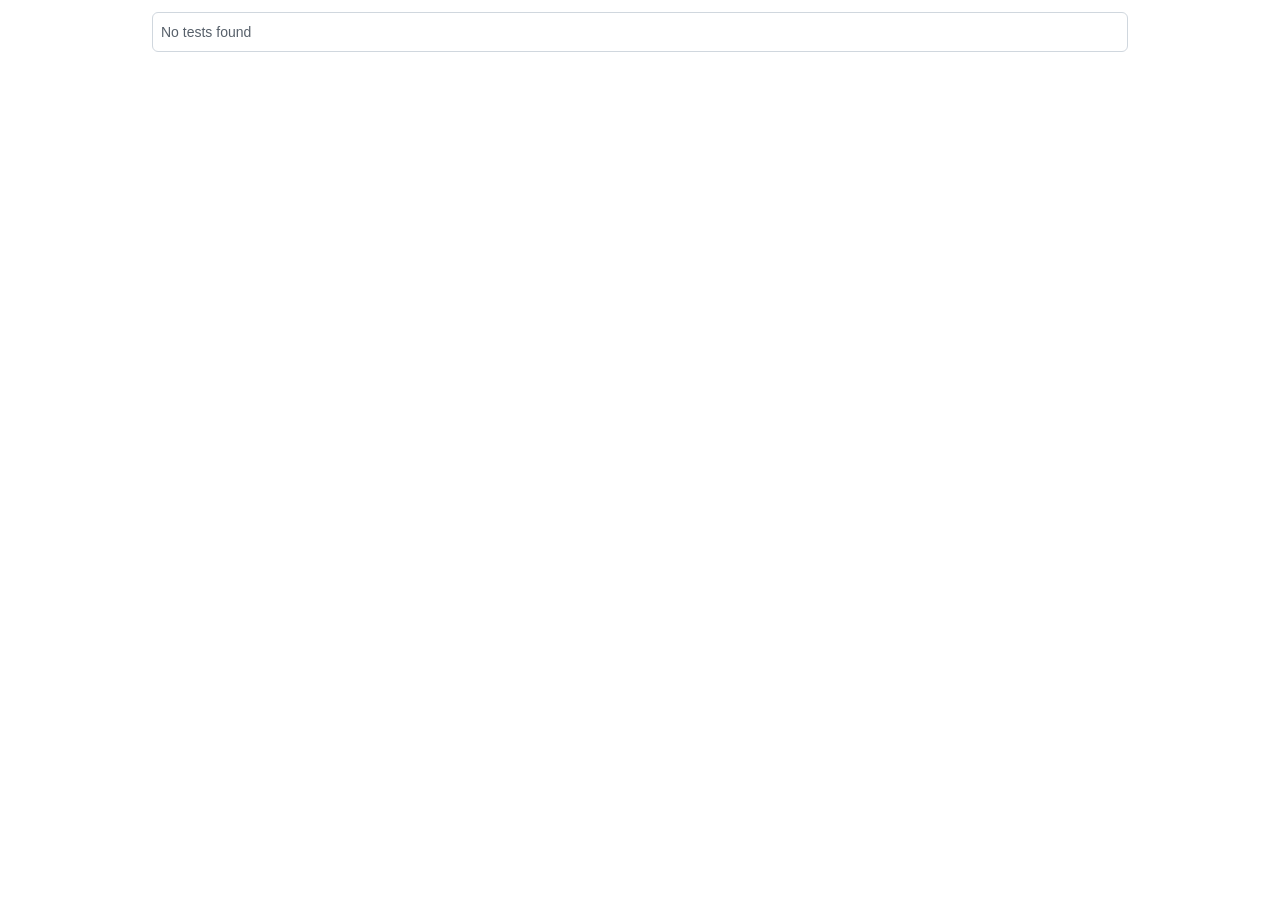
<file: work/node_modules/playwright-core/lib/vite/htmlReport/index.html>
<!DOCTYPE html>
<html style='scrollbar-gutter: stable both-edges;'>
  <head>
    <meta charset='UTF-8'>
    <meta name='color-scheme' content='dark light'>
    <meta name='viewport' content='width=device-width, initial-scale=1.0'>
    <title>Playwright Test Report</title>
    <script type="module" crossorigin src="./report.js"></script>
    <link rel="stylesheet" crossorigin href="./report.css">
  </head>
  <body>
    <div id='root'></div>
  </body>
</html>
</file>
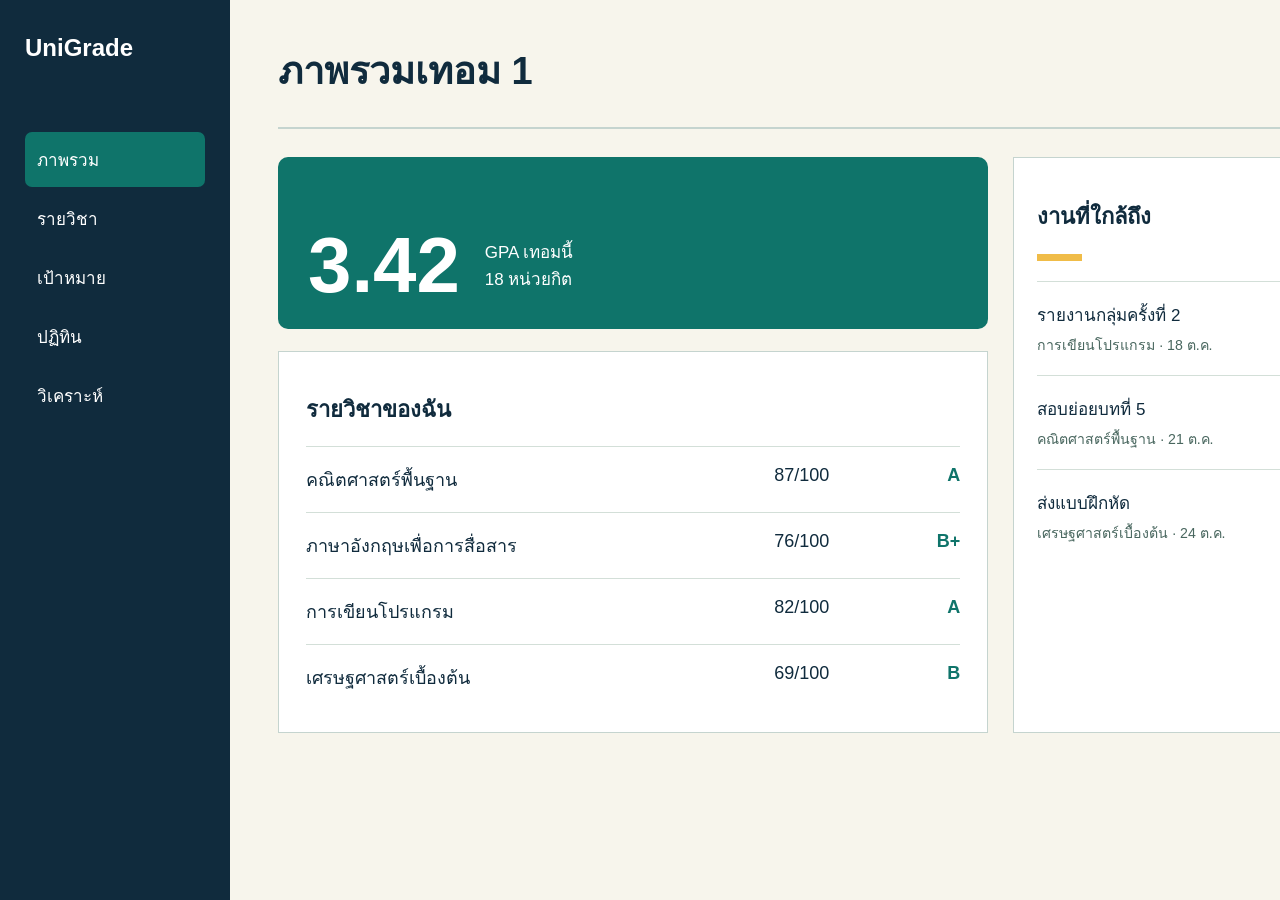
<file: .impeccable/mocks/decision/assigned.html>
<!doctype html><html lang="th"><meta charset="utf-8"><style>
*{box-sizing:border-box}body{margin:0;width:1440px;height:900px;overflow:hidden;background:#f7f5ec;color:#102b3d;font-family:Tahoma,sans-serif;display:grid;grid-template-columns:230px 1fr}.rail{background:#102b3d;color:white;padding:34px 25px}.brand{font-size:24px;font-weight:800;margin-bottom:70px}.rail p{padding:14px 12px;margin:4px 0;font-size:17px}.rail p:first-of-type{background:#0f746a;border-radius:7px}.main{padding:40px 48px}.top{display:flex;justify-content:space-between;align-items:center;border-bottom:2px solid #c5d4cf;padding-bottom:26px}.top h1{font-size:38px;margin:0}.top button{border:0;background:#0f746a;color:white;padding:14px 20px;border-radius:7px;font-weight:700}.body{display:grid;grid-template-columns:1.5fr .8fr;gap:25px;padding-top:28px}.gpa{display:flex;align-items:end;gap:25px;background:#0f746a;color:white;padding:25px 30px;height:172px;border-radius:10px}.gpa strong{font-size:78px;line-height:1}.gpa div{font-size:17px;padding-bottom:12px}.courses{background:white;padding:22px 27px;border:1px solid #c5d4cf;margin-top:22px}.courses h2,.side h2{font-size:22px}.row{display:grid;grid-template-columns:1fr 90px 80px;gap:16px;padding:18px 0;border-top:1px solid #d3dfd8;font-size:18px}.row b{text-align:right;color:#0f746a}.side{background:#fff;padding:23px;border:1px solid #c5d4cf}.item{padding:19px 0;border-top:1px solid #d3dfd8;font-size:17px}.item small{display:block;margin-top:6px;color:#49675f}.yellow{display:block;width:45px;height:7px;background:#f0bc48;margin:20px 0}
</style><div class="rail"><div class="brand">UniGrade</div><p>ภาพรวม</p><p>รายวิชา</p><p>เป้าหมาย</p><p>ปฏิทิน</p><p>วิเคราะห์</p></div><main class="main"><div class="top"><h1>ภาพรวมเทอม 1</h1><button>เพิ่มรายวิชา</button></div><div class="body"><section><div class="gpa"><strong>3.42</strong><div>GPA เทอมนี้<br>18 หน่วยกิต</div></div><div class="courses"><h2>รายวิชาของฉัน</h2><div class="row"><span>คณิตศาสตร์พื้นฐาน</span><span>87/100</span><b>A</b></div><div class="row"><span>ภาษาอังกฤษเพื่อการสื่อสาร</span><span>76/100</span><b>B+</b></div><div class="row"><span>การเขียนโปรแกรม</span><span>82/100</span><b>A</b></div><div class="row"><span>เศรษฐศาสตร์เบื้องต้น</span><span>69/100</span><b>B</b></div></div></section><aside class="side"><h2>งานที่ใกล้ถึง</h2><span class="yellow"></span><div class="item">รายงานกลุ่มครั้งที่ 2<small>การเขียนโปรแกรม · 18 ต.ค.</small></div><div class="item">สอบย่อยบทที่ 5<small>คณิตศาสตร์พื้นฐาน · 21 ต.ค.</small></div><div class="item">ส่งแบบฝึกหัด<small>เศรษฐศาสตร์เบื้องต้น · 24 ต.ค.</small></div></aside></div></main></html>
</file>
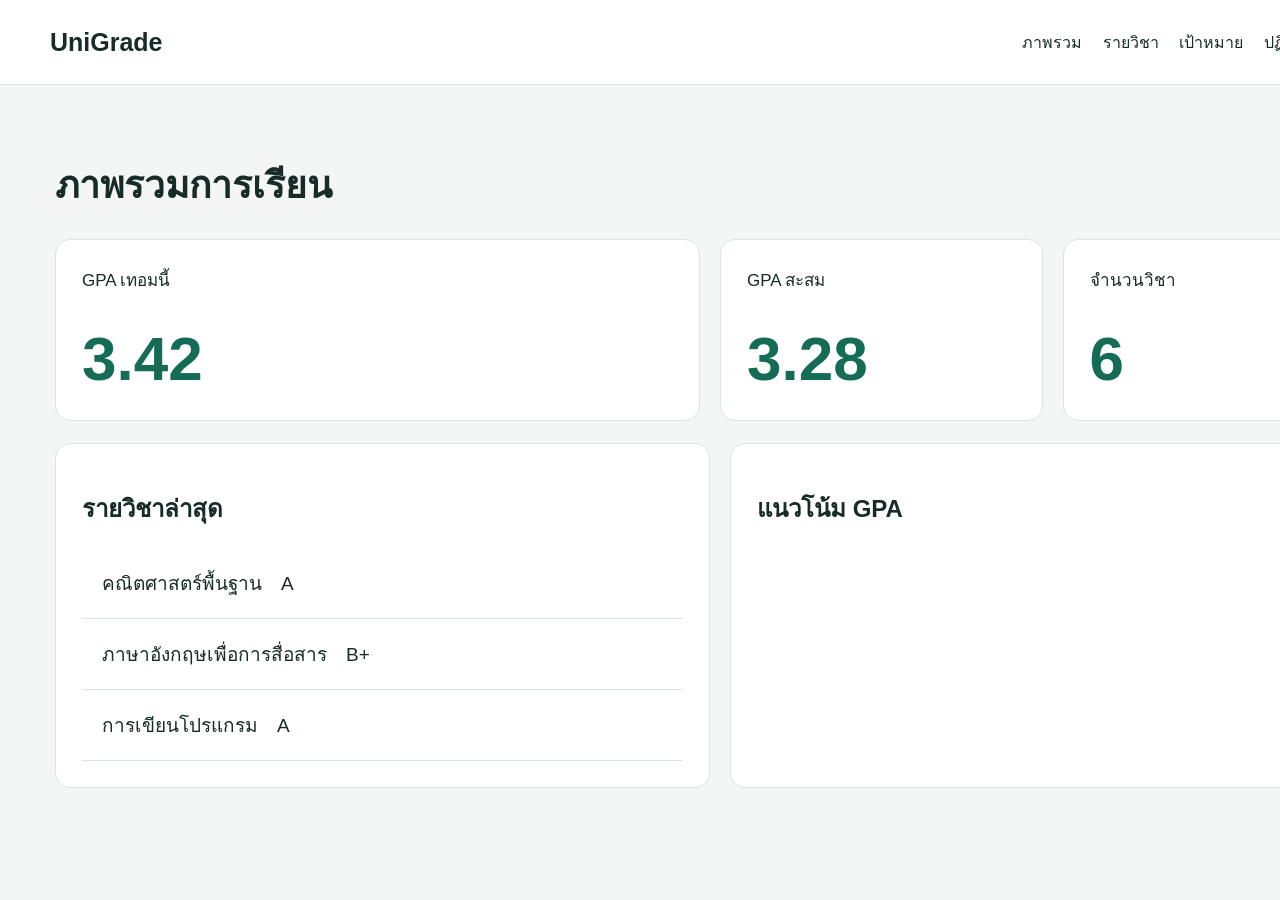
<file: .impeccable/mocks/decision/canon.html>
<!doctype html><html lang="th"><meta charset="utf-8"><style>
*{box-sizing:border-box}body{margin:0;width:1440px;height:900px;overflow:hidden;background:#f4f6f5;color:#172c27;font-family:Tahoma,sans-serif}.nav{height:85px;background:#fff;display:flex;align-items:center;justify-content:space-between;padding:0 50px;border-bottom:1px solid #d9e5dd}.nav strong{font-size:25px}.nav span{font-size:16px}.main{padding:45px 55px}.main h1{font-size:37px}.cards{display:grid;grid-template-columns:2fr 1fr 1fr;gap:20px}.card{background:#fff;border:1px solid #d9e5dd;padding:26px;border-radius:15px}.card small{font-size:17px}.card strong{display:block;font-size:62px;margin-top:30px;color:#146b56}.lower{display:grid;grid-template-columns:1fr 1fr;gap:20px;margin-top:22px}.lower .card{min-height:310px}.row{padding:20px;border-bottom:1px solid #d9e5dd;font-size:19px}
</style><div class="nav"><strong>UniGrade</strong><span>ภาพรวม　 รายวิชา　 เป้าหมาย　 ปฏิทิน　 วิเคราะห์</span></div><main class="main"><h1>ภาพรวมการเรียน</h1><div class="cards"><div class="card"><small>GPA เทอมนี้</small><strong>3.42</strong></div><div class="card"><small>GPA สะสม</small><strong>3.28</strong></div><div class="card"><small>จำนวนวิชา</small><strong>6</strong></div></div><div class="lower"><div class="card"><h2>รายวิชาล่าสุด</h2><div class="row">คณิตศาสตร์พื้นฐาน　A</div><div class="row">ภาษาอังกฤษเพื่อการสื่อสาร　B+</div><div class="row">การเขียนโปรแกรม　A</div></div><div class="card"><h2>แนวโน้ม GPA</h2></div></div></main></html>
</file>
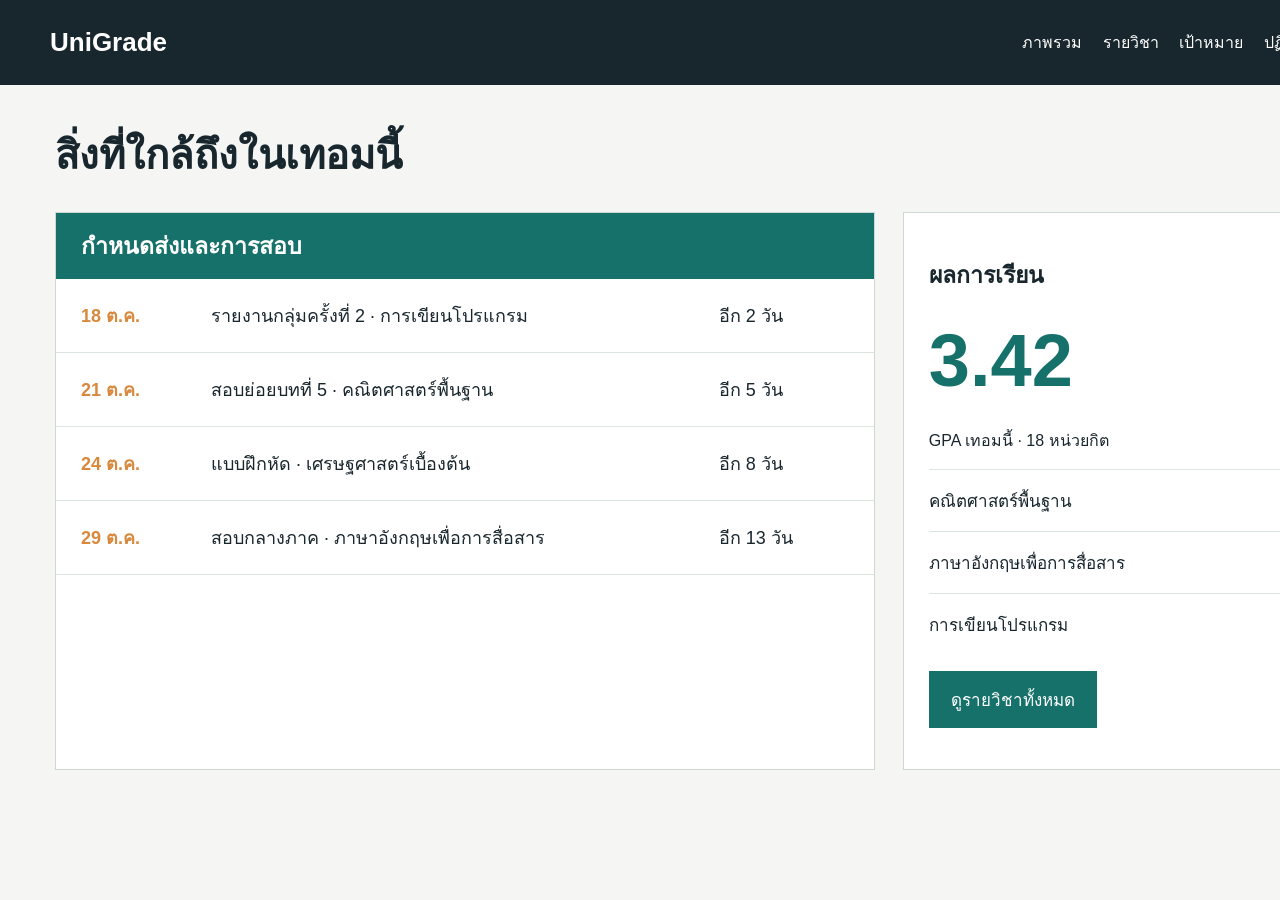
<file: .impeccable/mocks/decision/gate-board.html>
<!doctype html><html lang="th"><meta charset="utf-8"><style>
*{box-sizing:border-box}body{margin:0;width:1440px;height:900px;overflow:hidden;background:#f5f6f4;color:#18262d;font-family:Tahoma,sans-serif}.top{height:85px;background:#18262d;color:#fff;display:flex;align-items:center;justify-content:space-between;padding:0 50px}.top strong{font-size:26px}.top span{font-size:16px}.main{padding:38px 55px}.main h1{font-size:40px;margin:0 0 25px}.cols{display:grid;grid-template-columns:1.7fr 1fr;gap:28px}.board{background:white;border:1px solid #cdd8d2}.board h2{font-size:23px;padding:15px 25px;margin:0;background:#16716b;color:white}.row{display:grid;grid-template-columns:130px 1fr 130px;padding:22px 25px;border-bottom:1px solid #dbe4df;align-items:center;font-size:18px}.row b{color:#d8893d}.right{background:white;border:1px solid #cdd8d2;padding:25px}.right h2{font-size:23px}.gpa{font-size:74px;color:#16716b;font-weight:800;margin:25px 0}.course{padding:17px 0;border-top:1px solid #dbe4df;font-size:17px}.course span{float:right;color:#16716b}button{border:0;background:#16716b;color:#fff;padding:15px 22px;font-size:17px}
</style><div class="top"><strong>UniGrade</strong><span>ภาพรวม　 รายวิชา　 เป้าหมาย　 ปฏิทิน　 วิเคราะห์</span></div><main class="main"><h1>สิ่งที่ใกล้ถึงในเทอมนี้</h1><div class="cols"><section class="board"><h2>กำหนดส่งและการสอบ</h2><div class="row"><b>18 ต.ค.</b><span>รายงานกลุ่มครั้งที่ 2 · การเขียนโปรแกรม</span><span>อีก 2 วัน</span></div><div class="row"><b>21 ต.ค.</b><span>สอบย่อยบทที่ 5 · คณิตศาสตร์พื้นฐาน</span><span>อีก 5 วัน</span></div><div class="row"><b>24 ต.ค.</b><span>แบบฝึกหัด · เศรษฐศาสตร์เบื้องต้น</span><span>อีก 8 วัน</span></div><div class="row"><b>29 ต.ค.</b><span>สอบกลางภาค · ภาษาอังกฤษเพื่อการสื่อสาร</span><span>อีก 13 วัน</span></div></section><aside class="right"><h2>ผลการเรียน</h2><div class="gpa">3.42</div><p>GPA เทอมนี้ · 18 หน่วยกิต</p><div class="course">คณิตศาสตร์พื้นฐาน <span>A</span></div><div class="course">ภาษาอังกฤษเพื่อการสื่อสาร <span>B+</span></div><div class="course">การเขียนโปรแกรม <span>A</span></div><p><button>ดูรายวิชาทั้งหมด</button></p></aside></div></main></html>
</file>
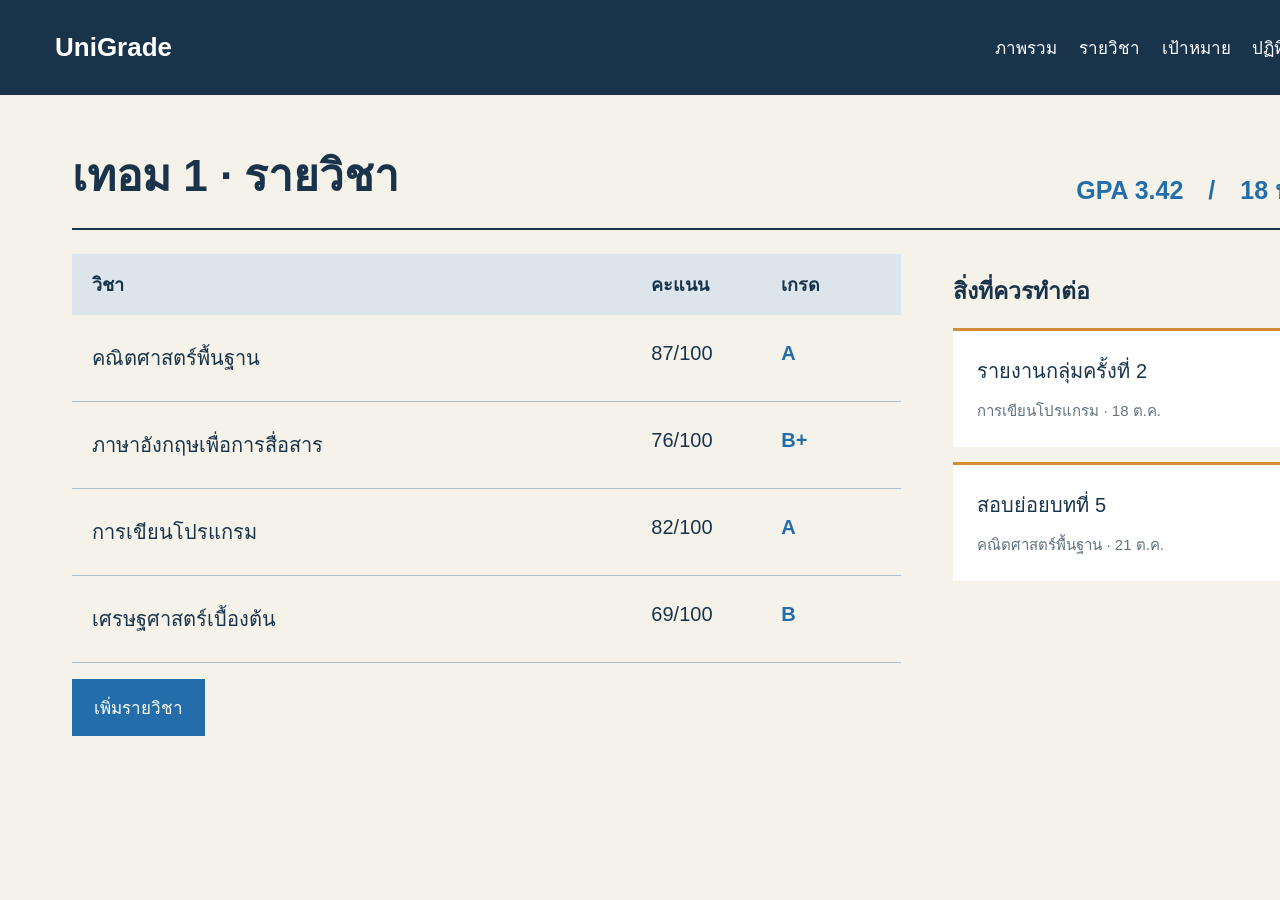
<file: .impeccable/mocks/decision/pick.html>
<!doctype html><html lang="th"><meta charset="utf-8"><style>
*{box-sizing:border-box}body{margin:0;width:1440px;height:900px;overflow:hidden;background:#f5f2e9;color:#19334b;font-family:Tahoma,sans-serif}.top{height:95px;background:#19334b;color:#fff;display:flex;align-items:center;justify-content:space-between;padding:0 55px}.top strong{font-size:26px}.top span{font-size:17px}.main{padding:45px 72px}.title{display:flex;justify-content:space-between;align-items:end;border-bottom:2px solid #19334b;padding-bottom:18px}.title h1{font-size:44px;margin:0}.title b{font-size:25px;color:#236eaa}.cols{display:grid;grid-template-columns:2fr 1fr;gap:52px;padding-top:24px}.head{display:grid;grid-template-columns:1fr 130px 100px;padding:16px 20px;background:#dce5eb;font-size:18px;font-weight:700}.row{display:grid;grid-template-columns:1fr 130px 100px;padding:27px 20px;border-bottom:1px solid #aebecb;font-size:20px}.row b{color:#236eaa}.side h2{font-size:23px}.side div{background:#fff;padding:24px;margin:15px 0;border-top:3px solid #d48c37;font-size:20px}.side small{display:block;color:#617480;font-size:15px;margin-top:12px}button{background:#236eaa;color:white;border:0;padding:15px 22px;font-size:17px}
</style><div class="top"><strong>UniGrade</strong><span>ภาพรวม　 รายวิชา　 เป้าหมาย　 ปฏิทิน　 วิเคราะห์</span></div><main class="main"><div class="title"><h1>เทอม 1 · รายวิชา</h1><b>GPA 3.42　/　18 หน่วยกิต</b></div><div class="cols"><section><div class="head"><span>วิชา</span><span>คะแนน</span><span>เกรด</span></div><div class="row"><span>คณิตศาสตร์พื้นฐาน</span><span>87/100</span><b>A</b></div><div class="row"><span>ภาษาอังกฤษเพื่อการสื่อสาร</span><span>76/100</span><b>B+</b></div><div class="row"><span>การเขียนโปรแกรม</span><span>82/100</span><b>A</b></div><div class="row"><span>เศรษฐศาสตร์เบื้องต้น</span><span>69/100</span><b>B</b></div><p><button>เพิ่มรายวิชา</button></p></section><aside class="side"><h2>สิ่งที่ควรทำต่อ</h2><div>รายงานกลุ่มครั้งที่ 2<small>การเขียนโปรแกรม · 18 ต.ค.</small></div><div>สอบย่อยบทที่ 5<small>คณิตศาสตร์พื้นฐาน · 21 ต.ค.</small></div></aside></div></main></html>
</file>
<file: work/node_modules/playwright-core/lib/vite/htmlReport/report.css>
:root{--color-canvas-default-transparent:#fff0;--color-marketing-icon-primary:#218bff;--color-marketing-icon-secondary:#54aeff;--color-diff-blob-addition-num-text:#24292f;--color-diff-blob-addition-fg:#24292f;--color-diff-blob-addition-num-bg:#ccffd8;--color-diff-blob-addition-line-bg:#e6ffec;--color-diff-blob-addition-word-bg:#abf2bc;--color-diff-blob-deletion-num-text:#24292f;--color-diff-blob-deletion-fg:#24292f;--color-diff-blob-deletion-num-bg:#ffd7d5;--color-diff-blob-deletion-line-bg:#ffebe9;--color-diff-blob-deletion-word-bg:#ff818266;--color-diff-blob-hunk-num-bg:#54aeff66;--color-diff-blob-expander-icon:#57606a;--color-diff-blob-selected-line-highlight-mix-blend-mode:multiply;--color-diffstat-deletion-border:#1b1f2426;--color-diffstat-addition-border:#1b1f2426;--color-diffstat-addition-bg:#2da44e;--color-search-keyword-hl:#fff8c5;--color-prettylights-syntax-comment:#6e7781;--color-prettylights-syntax-constant:#0550ae;--color-prettylights-syntax-entity:#8250df;--color-prettylights-syntax-storage-modifier-import:#24292f;--color-prettylights-syntax-entity-tag:#116329;--color-prettylights-syntax-keyword:#cf222e;--color-prettylights-syntax-string:#0a3069;--color-prettylights-syntax-variable:#953800;--color-prettylights-syntax-brackethighlighter-unmatched:#82071e;--color-prettylights-syntax-invalid-illegal-text:#f6f8fa;--color-prettylights-syntax-invalid-illegal-bg:#82071e;--color-prettylights-syntax-carriage-return-text:#f6f8fa;--color-prettylights-syntax-carriage-return-bg:#cf222e;--color-prettylights-syntax-string-regexp:#116329;--color-prettylights-syntax-markup-list:#3b2300;--color-prettylights-syntax-markup-heading:#0550ae;--color-prettylights-syntax-markup-italic:#24292f;--color-prettylights-syntax-markup-bold:#24292f;--color-prettylights-syntax-markup-deleted-text:#82071e;--color-prettylights-syntax-markup-deleted-bg:#ffebe9;--color-prettylights-syntax-markup-inserted-text:#116329;--color-prettylights-syntax-markup-inserted-bg:#dafbe1;--color-prettylights-syntax-markup-changed-text:#953800;--color-prettylights-syntax-markup-changed-bg:#ffd8b5;--color-prettylights-syntax-markup-ignored-text:#eaeef2;--color-prettylights-syntax-markup-ignored-bg:#0550ae;--color-prettylights-syntax-meta-diff-range:#8250df;--color-prettylights-syntax-brackethighlighter-angle:#57606a;--color-prettylights-syntax-sublimelinter-gutter-mark:#8c959f;--color-prettylights-syntax-constant-other-reference-link:#0a3069;--color-codemirror-text:#24292f;--color-codemirror-bg:#fff;--color-codemirror-gutters-bg:#fff;--color-codemirror-guttermarker-text:#fff;--color-codemirror-guttermarker-subtle-text:#6e7781;--color-codemirror-linenumber-text:#57606a;--color-codemirror-cursor:#24292f;--color-codemirror-selection-bg:#54aeff66;--color-codemirror-activeline-bg:#eaeef280;--color-codemirror-matchingbracket-text:#24292f;--color-codemirror-lines-bg:#fff;--color-codemirror-syntax-comment:#24292f;--color-codemirror-syntax-constant:#0550ae;--color-codemirror-syntax-entity:#8250df;--color-codemirror-syntax-keyword:#cf222e;--color-codemirror-syntax-storage:#cf222e;--color-codemirror-syntax-string:#0a3069;--color-codemirror-syntax-support:#0550ae;--color-codemirror-syntax-variable:#953800;--color-checks-bg:#24292f;--color-checks-run-border-width:0px;--color-checks-container-border-width:0px;--color-checks-text-primary:#f6f8fa;--color-checks-text-secondary:#8c959f;--color-checks-text-link:#54aeff;--color-checks-btn-icon:#afb8c1;--color-checks-btn-hover-icon:#f6f8fa;--color-checks-btn-hover-bg:#ffffff20;--color-checks-input-text:#eaeef2;--color-checks-input-placeholder-text:#8c959f;--color-checks-input-focus-text:#8c959f;--color-checks-input-bg:#32383f;--color-checks-input-shadow:none;--color-checks-donut-error:#fa4549;--color-checks-donut-pending:#bf8700;--color-checks-donut-success:#2da44e;--color-checks-donut-neutral:#afb8c1;--color-checks-dropdown-text:#afb8c1;--color-checks-dropdown-bg:#32383f;--color-checks-dropdown-border:#424a53;--color-checks-dropdown-shadow:#1b1f244d;--color-checks-dropdown-hover-text:#f6f8fa;--color-checks-dropdown-hover-bg:#424a53;--color-checks-dropdown-btn-hover-text:#f6f8fa;--color-checks-dropdown-btn-hover-bg:#32383f;--color-checks-scrollbar-thumb-bg:#57606a;--color-checks-header-label-text:#d0d7de;--color-checks-header-label-open-text:#f6f8fa;--color-checks-header-border:#32383f;--color-checks-header-icon:#8c959f;--color-checks-line-text:#d0d7de;--color-checks-line-num-text:#8c959fbf;--color-checks-line-timestamp-text:#8c959f;--color-checks-line-hover-bg:#32383f;--color-checks-line-selected-bg:#218bff26;--color-checks-line-selected-num-text:#54aeff;--color-checks-line-dt-fm-text:#24292f;--color-checks-line-dt-fm-bg:#9a6700;--color-checks-gate-bg:#7d4e0026;--color-checks-gate-text:#d0d7de;--color-checks-gate-waiting-text:#afb8c1;--color-checks-step-header-open-bg:#32383f;--color-checks-step-error-text:#ff8182;--color-checks-step-warning-text:#d4a72c;--color-checks-logline-text:#8c959f;--color-checks-logline-num-text:#8c959fbf;--color-checks-logline-debug-text:#c297ff;--color-checks-logline-error-text:#d0d7de;--color-checks-logline-error-num-text:#ff8182;--color-checks-logline-error-bg:#a40e2626;--color-checks-logline-warning-text:#d0d7de;--color-checks-logline-warning-num-text:#d4a72c;--color-checks-logline-warning-bg:#7d4e0026;--color-checks-logline-command-text:#54aeff;--color-checks-logline-section-text:#4ac26b;--color-checks-ansi-black:#24292f;--color-checks-ansi-black-bright:#32383f;--color-checks-ansi-white:#d0d7de;--color-checks-ansi-white-bright:#d0d7de;--color-checks-ansi-gray:#8c959f;--color-checks-ansi-red:#ff8182;--color-checks-ansi-red-bright:#ffaba8;--color-checks-ansi-green:#4ac26b;--color-checks-ansi-green-bright:#6fdd8b;--color-checks-ansi-yellow:#d4a72c;--color-checks-ansi-yellow-bright:#eac54f;--color-checks-ansi-blue:#54aeff;--color-checks-ansi-blue-bright:#80ccff;--color-checks-ansi-magenta:#c297ff;--color-checks-ansi-magenta-bright:#d8b9ff;--color-checks-ansi-cyan:#76e3ea;--color-checks-ansi-cyan-bright:#b3f0ff;--color-project-header-bg:#24292f;--color-project-sidebar-bg:#fff;--color-project-gradient-in:#fff;--color-project-gradient-out:#fff0;--color-mktg-success:#249243;--color-mktg-info:#1377ea;--color-mktg-bg-shade-gradient-top:#1b1f2411;--color-mktg-bg-shade-gradient-bottom:#1b1f2400;--color-mktg-btn-bg-top:#617eef;--color-mktg-btn-bg-bottom:#4969ed;--color-mktg-btn-bg-overlay-top:#4968e4;--color-mktg-btn-bg-overlay-bottom:#3355e0;--color-mktg-btn-text:#fff;--color-mktg-btn-primary-bg-top:#34b759;--color-mktg-btn-primary-bg-bottom:#2ea44f;--color-mktg-btn-primary-bg-overlay-top:#279b42;--color-mktg-btn-primary-bg-overlay-bottom:#22863a;--color-mktg-btn-primary-text:#fff;--color-mktg-btn-enterprise-bg-top:#8670ff;--color-mktg-btn-enterprise-bg-bottom:#6f57ff;--color-mktg-btn-enterprise-bg-overlay-top:#7463de;--color-mktg-btn-enterprise-bg-overlay-bottom:#614eda;--color-mktg-btn-enterprise-text:#fff;--color-mktg-btn-outline-text:#4969ed;--color-mktg-btn-outline-border:#4969ed4d;--color-mktg-btn-outline-hover-text:#3355e0;--color-mktg-btn-outline-hover-border:#3355e080;--color-mktg-btn-outline-focus-border:#4969ed;--color-mktg-btn-outline-focus-border-inset:#4969ed80;--color-mktg-btn-dark-text:#fff;--color-mktg-btn-dark-border:#ffffff4d;--color-mktg-btn-dark-hover-text:#fff;--color-mktg-btn-dark-hover-border:#ffffff80;--color-mktg-btn-dark-focus-border:#fff;--color-mktg-btn-dark-focus-border-inset:#ffffff80;--color-avatar-bg:#fff;--color-avatar-border:#1b1f2426;--color-avatar-stack-fade:#afb8c1;--color-avatar-stack-fade-more:#d0d7de;--color-avatar-child-shadow:-2px -2px 0 #fffc;--color-topic-tag-border:#0000;--color-select-menu-backdrop-border:#0000;--color-select-menu-tap-highlight:#afb8c180;--color-select-menu-tap-focus-bg:#b6e3ff;--color-overlay-shadow:0 1px 3px #1b1f241f, 0 8px 24px #424a531f;--color-header-text:#ffffffb3;--color-header-bg:#24292f;--color-header-logo:#fff;--color-header-search-bg:#24292f;--color-header-search-border:#57606a;--color-sidenav-selected-bg:#fff;--color-menu-bg-active:#0000;--color-control-transparent-bg-hover:#818b981a;--color-input-disabled-bg:#afb8c133;--color-timeline-badge-bg:#eaeef2;--color-ansi-black:#24292f;--color-ansi-black-bright:#57606a;--color-ansi-white:#6e7781;--color-ansi-white-bright:#8c959f;--color-ansi-gray:#6e7781;--color-ansi-red:#cf222e;--color-ansi-red-bright:#a40e26;--color-ansi-green:#116329;--color-ansi-green-bright:#1a7f37;--color-ansi-yellow:#4d2d00;--color-ansi-yellow-bright:#633c01;--color-ansi-blue:#0969da;--color-ansi-blue-bright:#218bff;--color-ansi-magenta:#8250df;--color-ansi-magenta-bright:#a475f9;--color-ansi-cyan:#1b7c83;--color-ansi-cyan-bright:#3192aa;--color-btn-text:#24292f;--color-btn-bg:#f6f8fa;--color-btn-border:#1b1f2426;--color-btn-shadow:0 1px 0 #1b1f240a;--color-btn-inset-shadow:inset 0 1px 0 #ffffff40;--color-btn-hover-bg:#f3f4f6;--color-btn-hover-border:#1b1f2426;--color-btn-active-bg:#ebecf0;--color-btn-active-border:#1b1f2426;--color-btn-selected-bg:#eeeff2;--color-btn-focus-bg:#f6f8fa;--color-btn-focus-border:#1b1f2426;--color-btn-focus-shadow:0 0 0 3px #0969da4d;--color-btn-shadow-active:inset 0 .15em .3em #1b1f2426;--color-btn-shadow-input-focus:0 0 0 .2em #0969da4d;--color-btn-counter-bg:#1b1f2414;--color-btn-primary-text:#fff;--color-btn-primary-bg:#2da44e;--color-btn-primary-border:#1b1f2426;--color-btn-primary-shadow:0 1px 0 #1b1f241a;--color-btn-primary-inset-shadow:inset 0 1px 0 #ffffff08;--color-btn-primary-hover-bg:#2c974b;--color-btn-primary-hover-border:#1b1f2426;--color-btn-primary-selected-bg:#298e46;--color-btn-primary-selected-shadow:inset 0 1px 0 #002d1133;--color-btn-primary-disabled-text:#fffc;--color-btn-primary-disabled-bg:#94d3a2;--color-btn-primary-disabled-border:#1b1f2426;--color-btn-primary-focus-bg:#2da44e;--color-btn-primary-focus-border:#1b1f2426;--color-btn-primary-focus-shadow:0 0 0 3px #2da44e66;--color-btn-primary-icon:#fffc;--color-btn-primary-counter-bg:#fff3;--color-btn-outline-text:#0969da;--color-btn-outline-hover-text:#fff;--color-btn-outline-hover-bg:#0969da;--color-btn-outline-hover-border:#1b1f2426;--color-btn-outline-hover-shadow:0 1px 0 #1b1f241a;--color-btn-outline-hover-inset-shadow:inset 0 1px 0 #ffffff08;--color-btn-outline-hover-counter-bg:#fff3;--color-btn-outline-selected-text:#fff;--color-btn-outline-selected-bg:#0965ce;--color-btn-outline-selected-border:#1b1f2426;--color-btn-outline-selected-shadow:inset 0 1px 0 #00215533;--color-btn-outline-disabled-text:#0969da80;--color-btn-outline-disabled-bg:#f6f8fa;--color-btn-outline-disabled-counter-bg:#0969da0d;--color-btn-outline-focus-border:#1b1f2426;--color-btn-outline-focus-shadow:0 0 0 3px #0550ae66;--color-btn-outline-counter-bg:#0969da1a;--color-btn-danger-text:#cf222e;--color-btn-danger-hover-text:#fff;--color-btn-danger-hover-bg:#a40e26;--color-btn-danger-hover-border:#1b1f2426;--color-btn-danger-hover-shadow:0 1px 0 #1b1f241a;--color-btn-danger-hover-inset-shadow:inset 0 1px 0 #ffffff08;--color-btn-danger-hover-counter-bg:#fff3;--color-btn-danger-selected-text:#fff;--color-btn-danger-selected-bg:#c11f2a;--color-btn-danger-selected-border:#1b1f2426;--color-btn-danger-selected-shadow:inset 0 1px 0 #4c001433;--color-btn-danger-disabled-text:#cf222e80;--color-btn-danger-disabled-bg:#f6f8fa;--color-btn-danger-disabled-counter-bg:#cf222e0d;--color-btn-danger-focus-border:#1b1f2426;--color-btn-danger-focus-shadow:0 0 0 3px #a40e2666;--color-btn-danger-counter-bg:#cf222e1a;--color-btn-danger-icon:#cf222e;--color-btn-danger-hover-icon:#fff;--color-underlinenav-icon:#6e7781;--color-underlinenav-border-hover:#afb8c133;--color-fg-default:#24292f;--color-fg-muted:#57606a;--color-fg-subtle:#6e7781;--color-fg-on-emphasis:#fff;--color-canvas-default:#fff;--color-canvas-overlay:#fff;--color-canvas-inset:#f6f8fa;--color-canvas-subtle:#f6f8fa;--color-border-default:#d0d7de;--color-border-muted:#d8dee4;--color-border-subtle:#1b1f2426;--color-shadow-small:0 1px 0 #1b1f240a;--color-shadow-medium:0 3px 6px #8c959f26;--color-shadow-large:0 8px 24px #8c959f33;--color-shadow-extra-large:0 12px 28px #8c959f4d;--color-neutral-emphasis-plus:#24292f;--color-neutral-emphasis:#6e7781;--color-neutral-muted:#afb8c133;--color-neutral-subtle:#eaeef280;--color-accent-fg:#0969da;--color-accent-emphasis:#0969da;--color-accent-muted:#54aeff66;--color-accent-subtle:#ddf4ff;--color-success-fg:#1a7f37;--color-success-emphasis:#2da44e;--color-success-muted:#4ac26b66;--color-success-subtle:#dafbe1;--color-attention-fg:#9a6700;--color-attention-emphasis:#bf8700;--color-attention-muted:#d4a72c66;--color-attention-subtle:#fff8c5;--color-severe-fg:#bc4c00;--color-severe-emphasis:#bc4c00;--color-severe-muted:#fb8f4466;--color-severe-subtle:#fff1e5;--color-danger-fg:#cf222e;--color-danger-emphasis:#cf222e;--color-danger-muted:#ff818266;--color-danger-subtle:#ffebe9;--color-done-fg:#8250df;--color-done-emphasis:#8250df;--color-done-muted:#c297ff66;--color-done-subtle:#fbefff;--color-sponsors-fg:#bf3989;--color-sponsors-emphasis:#bf3989;--color-sponsors-muted:#ff80c866;--color-sponsors-subtle:#ffeff7;--color-primer-canvas-backdrop:#1b1f2480;--color-primer-canvas-sticky:#fffffff2;--color-primer-border-active:#fd8c73;--color-primer-border-contrast:#1b1f241a;--color-primer-shadow-highlight:inset 0 1px 0 #ffffff40;--color-primer-shadow-inset:inset 0 1px 0 #d0d7de33;--color-primer-shadow-focus:0 0 0 3px #0969da4d;--color-scale-black:#1b1f24;--color-scale-white:#fff;--color-scale-gray-0:#f6f8fa;--color-scale-gray-1:#eaeef2;--color-scale-gray-2:#d0d7de;--color-scale-gray-3:#afb8c1;--color-scale-gray-4:#8c959f;--color-scale-gray-5:#6e7781;--color-scale-gray-6:#57606a;--color-scale-gray-7:#424a53;--color-scale-gray-8:#32383f;--color-scale-gray-9:#24292f;--color-scale-blue-0:#ddf4ff;--color-scale-blue-1:#b6e3ff;--color-scale-blue-2:#80ccff;--color-scale-blue-3:#54aeff;--color-scale-blue-4:#218bff;--color-scale-blue-5:#0969da;--color-scale-blue-6:#0550ae;--color-scale-blue-7:#033d8b;--color-scale-blue-8:#0a3069;--color-scale-blue-9:#002155;--color-scale-green-0:#dafbe1;--color-scale-green-1:#aceebb;--color-scale-green-2:#6fdd8b;--color-scale-green-3:#4ac26b;--color-scale-green-4:#2da44e;--color-scale-green-5:#1a7f37;--color-scale-green-6:#116329;--color-scale-green-7:#044f1e;--color-scale-green-8:#003d16;--color-scale-green-9:#002d11;--color-scale-yellow-0:#fff8c5;--color-scale-yellow-1:#fae17d;--color-scale-yellow-2:#eac54f;--color-scale-yellow-3:#d4a72c;--color-scale-yellow-4:#bf8700;--color-scale-yellow-5:#9a6700;--color-scale-yellow-6:#7d4e00;--color-scale-yellow-7:#633c01;--color-scale-yellow-8:#4d2d00;--color-scale-yellow-9:#3b2300;--color-scale-orange-0:#fff1e5;--color-scale-orange-1:#ffd8b5;--color-scale-orange-2:#ffb77c;--color-scale-orange-3:#fb8f44;--color-scale-orange-4:#e16f24;--color-scale-orange-5:#bc4c00;--color-scale-orange-6:#953800;--color-scale-orange-7:#762c00;--color-scale-orange-8:#5c2200;--color-scale-orange-9:#471700;--color-scale-red-0:#ffebe9;--color-scale-red-1:#ffcecb;--color-scale-red-2:#ffaba8;--color-scale-red-3:#ff8182;--color-scale-red-4:#fa4549;--color-scale-red-5:#cf222e;--color-scale-red-6:#a40e26;--color-scale-red-7:#82071e;--color-scale-red-8:#660018;--color-scale-red-9:#4c0014;--color-scale-purple-0:#fbefff;--color-scale-purple-1:#ecd8ff;--color-scale-purple-2:#d8b9ff;--color-scale-purple-3:#c297ff;--color-scale-purple-4:#a475f9;--color-scale-purple-5:#8250df;--color-scale-purple-6:#6639ba;--color-scale-purple-7:#512a97;--color-scale-purple-8:#3e1f79;--color-scale-purple-9:#2e1461;--color-scale-pink-0:#ffeff7;--color-scale-pink-1:#ffd3eb;--color-scale-pink-2:#ffadda;--color-scale-pink-3:#ff80c8;--color-scale-pink-4:#e85aad;--color-scale-pink-5:#bf3989;--color-scale-pink-6:#99286e;--color-scale-pink-7:#772057;--color-scale-pink-8:#611347;--color-scale-pink-9:#4d0336;--color-scale-coral-0:#fff0eb;--color-scale-coral-1:#ffd6cc;--color-scale-coral-2:#ffb4a1;--color-scale-coral-3:#fd8c73;--color-scale-coral-4:#ec6547;--color-scale-coral-5:#c4432b;--color-scale-coral-6:#9e2f1c;--color-scale-coral-7:#801f0f;--color-scale-coral-8:#691105;--color-scale-coral-9:#510901}:root.dark-mode{--lightningcss-light: ;--lightningcss-dark:initial;color-scheme:dark;--color-canvas-default-transparent:#0d111700;--color-marketing-icon-primary:#79c0ff;--color-marketing-icon-secondary:#1f6feb;--color-diff-blob-addition-num-text:#c9d1d9;--color-diff-blob-addition-fg:#c9d1d9;--color-diff-blob-addition-num-bg:#3fb9504d;--color-diff-blob-addition-line-bg:#2ea04326;--color-diff-blob-addition-word-bg:#2ea04366;--color-diff-blob-deletion-num-text:#c9d1d9;--color-diff-blob-deletion-fg:#c9d1d9;--color-diff-blob-deletion-num-bg:#f851494d;--color-diff-blob-deletion-line-bg:#f8514926;--color-diff-blob-deletion-word-bg:#f8514966;--color-diff-blob-hunk-num-bg:#388bfd66;--color-diff-blob-expander-icon:#8b949e;--color-diff-blob-selected-line-highlight-mix-blend-mode:screen;--color-diffstat-deletion-border:#f0f6fc1a;--color-diffstat-addition-border:#f0f6fc1a;--color-diffstat-addition-bg:#3fb950;--color-search-keyword-hl:#d2992266;--color-prettylights-syntax-comment:#8b949e;--color-prettylights-syntax-constant:#79c0ff;--color-prettylights-syntax-entity:#d2a8ff;--color-prettylights-syntax-storage-modifier-import:#c9d1d9;--color-prettylights-syntax-entity-tag:#7ee787;--color-prettylights-syntax-keyword:#ff7b72;--color-prettylights-syntax-string:#a5d6ff;--color-prettylights-syntax-variable:#ffa657;--color-prettylights-syntax-brackethighlighter-unmatched:#f85149;--color-prettylights-syntax-invalid-illegal-text:#f0f6fc;--color-prettylights-syntax-invalid-illegal-bg:#8e1519;--color-prettylights-syntax-carriage-return-text:#f0f6fc;--color-prettylights-syntax-carriage-return-bg:#b62324;--color-prettylights-syntax-string-regexp:#7ee787;--color-prettylights-syntax-markup-list:#f2cc60;--color-prettylights-syntax-markup-heading:#1f6feb;--color-prettylights-syntax-markup-italic:#c9d1d9;--color-prettylights-syntax-markup-bold:#c9d1d9;--color-prettylights-syntax-markup-deleted-text:#ffdcd7;--color-prettylights-syntax-markup-deleted-bg:#67060c;--color-prettylights-syntax-markup-inserted-text:#aff5b4;--color-prettylights-syntax-markup-inserted-bg:#033a16;--color-prettylights-syntax-markup-changed-text:#ffdfb6;--color-prettylights-syntax-markup-changed-bg:#5a1e02;--color-prettylights-syntax-markup-ignored-text:#c9d1d9;--color-prettylights-syntax-markup-ignored-bg:#1158c7;--color-prettylights-syntax-meta-diff-range:#d2a8ff;--color-prettylights-syntax-brackethighlighter-angle:#8b949e;--color-prettylights-syntax-sublimelinter-gutter-mark:#484f58;--color-prettylights-syntax-constant-other-reference-link:#a5d6ff;--color-codemirror-text:#c9d1d9;--color-codemirror-bg:#0d1117;--color-codemirror-gutters-bg:#0d1117;--color-codemirror-guttermarker-text:#0d1117;--color-codemirror-guttermarker-subtle-text:#484f58;--color-codemirror-linenumber-text:#8b949e;--color-codemirror-cursor:#c9d1d9;--color-codemirror-selection-bg:#388bfd66;--color-codemirror-activeline-bg:#6e76811a;--color-codemirror-matchingbracket-text:#c9d1d9;--color-codemirror-lines-bg:#0d1117;--color-codemirror-syntax-comment:#8b949e;--color-codemirror-syntax-constant:#79c0ff;--color-codemirror-syntax-entity:#d2a8ff;--color-codemirror-syntax-keyword:#ff7b72;--color-codemirror-syntax-storage:#ff7b72;--color-codemirror-syntax-string:#a5d6ff;--color-codemirror-syntax-support:#79c0ff;--color-codemirror-syntax-variable:#ffa657;--color-checks-bg:#010409;--color-checks-run-border-width:1px;--color-checks-container-border-width:1px;--color-checks-text-primary:#c9d1d9;--color-checks-text-secondary:#8b949e;--color-checks-text-link:#58a6ff;--color-checks-btn-icon:#8b949e;--color-checks-btn-hover-icon:#c9d1d9;--color-checks-btn-hover-bg:#6e76811a;--color-checks-input-text:#8b949e;--color-checks-input-placeholder-text:#484f58;--color-checks-input-focus-text:#c9d1d9;--color-checks-input-bg:#161b22;--color-checks-input-shadow:none;--color-checks-donut-error:#f85149;--color-checks-donut-pending:#d29922;--color-checks-donut-success:#2ea043;--color-checks-donut-neutral:#8b949e;--color-checks-dropdown-text:#c9d1d9;--color-checks-dropdown-bg:#161b22;--color-checks-dropdown-border:#30363d;--color-checks-dropdown-shadow:#0104094d;--color-checks-dropdown-hover-text:#c9d1d9;--color-checks-dropdown-hover-bg:#6e76811a;--color-checks-dropdown-btn-hover-text:#c9d1d9;--color-checks-dropdown-btn-hover-bg:#6e76811a;--color-checks-scrollbar-thumb-bg:#6e768166;--color-checks-header-label-text:#8b949e;--color-checks-header-label-open-text:#c9d1d9;--color-checks-header-border:#21262d;--color-checks-header-icon:#8b949e;--color-checks-line-text:#8b949e;--color-checks-line-num-text:#484f58;--color-checks-line-timestamp-text:#484f58;--color-checks-line-hover-bg:#6e76811a;--color-checks-line-selected-bg:#388bfd26;--color-checks-line-selected-num-text:#58a6ff;--color-checks-line-dt-fm-text:#f0f6fc;--color-checks-line-dt-fm-bg:#9e6a03;--color-checks-gate-bg:#bb800926;--color-checks-gate-text:#8b949e;--color-checks-gate-waiting-text:#d29922;--color-checks-step-header-open-bg:#161b22;--color-checks-step-error-text:#f85149;--color-checks-step-warning-text:#d29922;--color-checks-logline-text:#8b949e;--color-checks-logline-num-text:#484f58;--color-checks-logline-debug-text:#a371f7;--color-checks-logline-error-text:#8b949e;--color-checks-logline-error-num-text:#484f58;--color-checks-logline-error-bg:#f8514926;--color-checks-logline-warning-text:#8b949e;--color-checks-logline-warning-num-text:#d29922;--color-checks-logline-warning-bg:#bb800926;--color-checks-logline-command-text:#58a6ff;--color-checks-logline-section-text:#3fb950;--color-checks-ansi-black:#0d1117;--color-checks-ansi-black-bright:#161b22;--color-checks-ansi-white:#b1bac4;--color-checks-ansi-white-bright:#b1bac4;--color-checks-ansi-gray:#6e7681;--color-checks-ansi-red:#ff7b72;--color-checks-ansi-red-bright:#ffa198;--color-checks-ansi-green:#3fb950;--color-checks-ansi-green-bright:#56d364;--color-checks-ansi-yellow:#d29922;--color-checks-ansi-yellow-bright:#e3b341;--color-checks-ansi-blue:#58a6ff;--color-checks-ansi-blue-bright:#79c0ff;--color-checks-ansi-magenta:#bc8cff;--color-checks-ansi-magenta-bright:#d2a8ff;--color-checks-ansi-cyan:#76e3ea;--color-checks-ansi-cyan-bright:#b3f0ff;--color-project-header-bg:#0d1117;--color-project-sidebar-bg:#161b22;--color-project-gradient-in:#161b22;--color-project-gradient-out:#161b2200;--color-mktg-success:#29933d;--color-mktg-info:#2a7bf3;--color-mktg-bg-shade-gradient-top:#01040911;--color-mktg-bg-shade-gradient-bottom:#01040900;--color-mktg-btn-bg-top:#617eef;--color-mktg-btn-bg-bottom:#4969ed;--color-mktg-btn-bg-overlay-top:#4968e4;--color-mktg-btn-bg-overlay-bottom:#3355e0;--color-mktg-btn-text:#f0f6fc;--color-mktg-btn-primary-bg-top:#34b759;--color-mktg-btn-primary-bg-bottom:#2ea44f;--color-mktg-btn-primary-bg-overlay-top:#279b42;--color-mktg-btn-primary-bg-overlay-bottom:#22863a;--color-mktg-btn-primary-text:#f0f6fc;--color-mktg-btn-enterprise-bg-top:#8670ff;--color-mktg-btn-enterprise-bg-bottom:#6f57ff;--color-mktg-btn-enterprise-bg-overlay-top:#7463de;--color-mktg-btn-enterprise-bg-overlay-bottom:#614eda;--color-mktg-btn-enterprise-text:#f0f6fc;--color-mktg-btn-outline-text:#f0f6fc;--color-mktg-btn-outline-border:#f0f6fc4d;--color-mktg-btn-outline-hover-text:#f0f6fc;--color-mktg-btn-outline-hover-border:#f0f6fc80;--color-mktg-btn-outline-focus-border:#f0f6fc;--color-mktg-btn-outline-focus-border-inset:#f0f6fc80;--color-mktg-btn-dark-text:#f0f6fc;--color-mktg-btn-dark-border:#f0f6fc4d;--color-mktg-btn-dark-hover-text:#f0f6fc;--color-mktg-btn-dark-hover-border:#f0f6fc80;--color-mktg-btn-dark-focus-border:#f0f6fc;--color-mktg-btn-dark-focus-border-inset:#f0f6fc80;--color-avatar-bg:#f0f6fc1a;--color-avatar-border:#f0f6fc1a;--color-avatar-stack-fade:#30363d;--color-avatar-stack-fade-more:#21262d;--color-avatar-child-shadow:-2px -2px 0 #0d1117;--color-topic-tag-border:#0000;--color-select-menu-backdrop-border:#484f58;--color-select-menu-tap-highlight:#30363d80;--color-select-menu-tap-focus-bg:#0c2d6b;--color-overlay-shadow:0 0 0 1px #30363d, 0 16px 32px #010409d9;--color-header-text:#f0f6fcb3;--color-header-bg:#161b22;--color-header-logo:#f0f6fc;--color-header-search-bg:#0d1117;--color-header-search-border:#30363d;--color-sidenav-selected-bg:#21262d;--color-menu-bg-active:#161b22;--color-control-transparent-bg-hover:#656c7633;--color-input-disabled-bg:#6e768100;--color-timeline-badge-bg:#21262d;--color-ansi-black:#484f58;--color-ansi-black-bright:#6e7681;--color-ansi-white:#b1bac4;--color-ansi-white-bright:#f0f6fc;--color-ansi-gray:#6e7681;--color-ansi-red:#ff7b72;--color-ansi-red-bright:#ffa198;--color-ansi-green:#3fb950;--color-ansi-green-bright:#56d364;--color-ansi-yellow:#d29922;--color-ansi-yellow-bright:#e3b341;--color-ansi-blue:#58a6ff;--color-ansi-blue-bright:#79c0ff;--color-ansi-magenta:#bc8cff;--color-ansi-magenta-bright:#d2a8ff;--color-ansi-cyan:#39c5cf;--color-ansi-cyan-bright:#56d4dd;--color-btn-text:#c9d1d9;--color-btn-bg:#21262d;--color-btn-border:#f0f6fc1a;--color-btn-shadow:0 0 transparent;--color-btn-inset-shadow:0 0 transparent;--color-btn-hover-bg:#30363d;--color-btn-hover-border:#8b949e;--color-btn-active-bg:#282e33;--color-btn-active-border:#6e7681;--color-btn-selected-bg:#161b22;--color-btn-focus-bg:#21262d;--color-btn-focus-border:#8b949e;--color-btn-focus-shadow:0 0 0 3px #8b949e4d;--color-btn-shadow-active:inset 0 .15em .3em #01040926;--color-btn-shadow-input-focus:0 0 0 .2em #1f6feb4d;--color-btn-counter-bg:#30363d;--color-btn-primary-text:#fff;--color-btn-primary-bg:#238636;--color-btn-primary-border:#f0f6fc1a;--color-btn-primary-shadow:0 0 transparent;--color-btn-primary-inset-shadow:0 0 transparent;--color-btn-primary-hover-bg:#2ea043;--color-btn-primary-hover-border:#f0f6fc1a;--color-btn-primary-selected-bg:#238636;--color-btn-primary-selected-shadow:0 0 transparent;--color-btn-primary-disabled-text:#f0f6fc80;--color-btn-primary-disabled-bg:#23863699;--color-btn-primary-disabled-border:#f0f6fc1a;--color-btn-primary-focus-bg:#238636;--color-btn-primary-focus-border:#f0f6fc1a;--color-btn-primary-focus-shadow:0 0 0 3px #2ea44f66;--color-btn-primary-icon:#f0f6fc;--color-btn-primary-counter-bg:#f0f6fc33;--color-btn-outline-text:#58a6ff;--color-btn-outline-hover-text:#58a6ff;--color-btn-outline-hover-bg:#30363d;--color-btn-outline-hover-border:#f0f6fc1a;--color-btn-outline-hover-shadow:0 1px 0 #0104091a;--color-btn-outline-hover-inset-shadow:inset 0 1px 0 #f0f6fc08;--color-btn-outline-hover-counter-bg:#f0f6fc33;--color-btn-outline-selected-text:#f0f6fc;--color-btn-outline-selected-bg:#0d419d;--color-btn-outline-selected-border:#f0f6fc1a;--color-btn-outline-selected-shadow:0 0 transparent;--color-btn-outline-disabled-text:#58a6ff80;--color-btn-outline-disabled-bg:#0d1117;--color-btn-outline-disabled-counter-bg:#1f6feb0d;--color-btn-outline-focus-border:#f0f6fc1a;--color-btn-outline-focus-shadow:0 0 0 3px #1158c766;--color-btn-outline-counter-bg:#1f6feb1a;--color-btn-danger-text:#f85149;--color-btn-danger-hover-text:#f0f6fc;--color-btn-danger-hover-bg:#da3633;--color-btn-danger-hover-border:#f85149;--color-btn-danger-hover-shadow:0 0 transparent;--color-btn-danger-hover-inset-shadow:0 0 transparent;--color-btn-danger-hover-icon:#f0f6fc;--color-btn-danger-hover-counter-bg:#fff3;--color-btn-danger-selected-text:#fff;--color-btn-danger-selected-bg:#b62324;--color-btn-danger-selected-border:#ff7b72;--color-btn-danger-selected-shadow:0 0 transparent;--color-btn-danger-disabled-text:#f8514980;--color-btn-danger-disabled-bg:#0d1117;--color-btn-danger-disabled-counter-bg:#da36330d;--color-btn-danger-focus-border:#f85149;--color-btn-danger-focus-shadow:0 0 0 3px #f8514966;--color-btn-danger-counter-bg:#da36331a;--color-btn-danger-icon:#f85149;--color-underlinenav-icon:#484f58;--color-underlinenav-border-hover:#6e768166;--color-fg-default:#c9d1d9;--color-fg-muted:#8b949e;--color-fg-subtle:#484f58;--color-fg-on-emphasis:#f0f6fc;--color-canvas-default:#0d1117;--color-canvas-overlay:#161b22;--color-canvas-inset:#010409;--color-canvas-subtle:#161b22;--color-border-default:#30363d;--color-border-muted:#21262d;--color-border-subtle:#f0f6fc1a;--color-shadow-small:0 0 transparent;--color-shadow-medium:0 3px 6px #010409;--color-shadow-large:0 8px 24px #010409;--color-shadow-extra-large:0 12px 48px #010409;--color-neutral-emphasis-plus:#6e7681;--color-neutral-emphasis:#6e7681;--color-neutral-muted:#6e768166;--color-neutral-subtle:#6e76811a;--color-accent-fg:#58a6ff;--color-accent-emphasis:#1f6feb;--color-accent-muted:#388bfd66;--color-accent-subtle:#388bfd26;--color-success-fg:#3fb950;--color-success-emphasis:#238636;--color-success-muted:#2ea04366;--color-success-subtle:#2ea04326;--color-attention-fg:#d29922;--color-attention-emphasis:#9e6a03;--color-attention-muted:#bb800966;--color-attention-subtle:#bb800926;--color-severe-fg:#db6d28;--color-severe-emphasis:#bd561d;--color-severe-muted:#db6d2866;--color-severe-subtle:#db6d2826;--color-danger-fg:#f85149;--color-danger-emphasis:#da3633;--color-danger-muted:#f8514966;--color-danger-subtle:#f8514926;--color-done-fg:#a371f7;--color-done-emphasis:#8957e5;--color-done-muted:#a371f766;--color-done-subtle:#a371f726;--color-sponsors-fg:#db61a2;--color-sponsors-emphasis:#bf4b8a;--color-sponsors-muted:#db61a266;--color-sponsors-subtle:#db61a226;--color-primer-canvas-backdrop:#010409cc;--color-primer-canvas-sticky:#0d1117f2;--color-primer-border-active:#f78166;--color-primer-border-contrast:#f0f6fc33;--color-primer-shadow-highlight:0 0 transparent;--color-primer-shadow-inset:0 0 transparent;--color-primer-shadow-focus:0 0 0 3px #0c2d6b;--color-scale-black:#010409;--color-scale-white:#f0f6fc;--color-scale-gray-0:#f0f6fc;--color-scale-gray-1:#c9d1d9;--color-scale-gray-2:#b1bac4;--color-scale-gray-3:#8b949e;--color-scale-gray-4:#6e7681;--color-scale-gray-5:#484f58;--color-scale-gray-6:#30363d;--color-scale-gray-7:#21262d;--color-scale-gray-8:#161b22;--color-scale-gray-9:#0d1117;--color-scale-blue-0:#cae8ff;--color-scale-blue-1:#a5d6ff;--color-scale-blue-2:#79c0ff;--color-scale-blue-3:#58a6ff;--color-scale-blue-4:#388bfd;--color-scale-blue-5:#1f6feb;--color-scale-blue-6:#1158c7;--color-scale-blue-7:#0d419d;--color-scale-blue-8:#0c2d6b;--color-scale-blue-9:#051d4d;--color-scale-green-0:#aff5b4;--color-scale-green-1:#7ee787;--color-scale-green-2:#56d364;--color-scale-green-3:#3fb950;--color-scale-green-4:#2ea043;--color-scale-green-5:#238636;--color-scale-green-6:#196c2e;--color-scale-green-7:#0f5323;--color-scale-green-8:#033a16;--color-scale-green-9:#04260f;--color-scale-yellow-0:#f8e3a1;--color-scale-yellow-1:#f2cc60;--color-scale-yellow-2:#e3b341;--color-scale-yellow-3:#d29922;--color-scale-yellow-4:#bb8009;--color-scale-yellow-5:#9e6a03;--color-scale-yellow-6:#845306;--color-scale-yellow-7:#693e00;--color-scale-yellow-8:#4b2900;--color-scale-yellow-9:#341a00;--color-scale-orange-0:#ffdfb6;--color-scale-orange-1:#ffc680;--color-scale-orange-2:#ffa657;--color-scale-orange-3:#f0883e;--color-scale-orange-4:#db6d28;--color-scale-orange-5:#bd561d;--color-scale-orange-6:#9b4215;--color-scale-orange-7:#762d0a;--color-scale-orange-8:#5a1e02;--color-scale-orange-9:#3d1300;--color-scale-red-0:#ffdcd7;--color-scale-red-1:#ffc1ba;--color-scale-red-2:#ffa198;--color-scale-red-3:#ff7b72;--color-scale-red-4:#f85149;--color-scale-red-5:#da3633;--color-scale-red-6:#b62324;--color-scale-red-7:#8e1519;--color-scale-red-8:#67060c;--color-scale-red-9:#490202;--color-scale-purple-0:#eddeff;--color-scale-purple-1:#e2c5ff;--color-scale-purple-2:#d2a8ff;--color-scale-purple-3:#bc8cff;--color-scale-purple-4:#a371f7;--color-scale-purple-5:#8957e5;--color-scale-purple-6:#6e40c9;--color-scale-purple-7:#553098;--color-scale-purple-8:#3c1e70;--color-scale-purple-9:#271052;--color-scale-pink-0:#ffdaec;--color-scale-pink-1:#ffbedd;--color-scale-pink-2:#ff9bce;--color-scale-pink-3:#f778ba;--color-scale-pink-4:#db61a2;--color-scale-pink-5:#bf4b8a;--color-scale-pink-6:#9e3670;--color-scale-pink-7:#7d2457;--color-scale-pink-8:#5e103e;--color-scale-pink-9:#42062a;--color-scale-coral-0:#ffddd2;--color-scale-coral-1:#ffc2b2;--color-scale-coral-2:#ffa28b;--color-scale-coral-3:#f78166;--color-scale-coral-4:#ea6045;--color-scale-coral-5:#cf462d;--color-scale-coral-6:#ac3220;--color-scale-coral-7:#872012;--color-scale-coral-8:#640d04;--color-scale-coral-9:#460701}:root{--box-shadow:#0002 0px 1.6px 3.6px 0px, #0000001c 0px .3px .9px 0px;--box-shadow-thick:#0000001a 0px 1.8px 1.9px, #00000026 0px 6.1px 6.3px, #0000001a 0px -2px 4px, #00000026 0px -6.1px 12px, #00000040 0px 6px 12px}*{box-sizing:border-box;min-width:0;min-height:0}svg{fill:currentColor}.vbox{flex-direction:column;flex:auto;display:flex;position:relative}.hbox{flex:auto;display:flex;position:relative}.hidden{visibility:hidden}.d-flex{display:flex!important}.d-inline{display:inline!important}.m-1{margin:4px}.m-2{margin:8px}.m-3{margin:16px}.m-4{margin:24px}.m-5{margin:32px}.mx-1{margin:0 4px}.mx-2{margin:0 8px}.mx-3{margin:0 16px}.mx-4{margin:0 24px}.mx-5{margin:0 32px}.my-1{margin:4px 0}.my-2{margin:8px 0}.my-3{margin:16px 0}.my-4{margin:24px 0}.my-5{margin:32px 0}.mt-1{margin-top:4px}.mt-2{margin-top:8px}.mt-3{margin-top:16px}.mt-4{margin-top:24px}.mt-5{margin-top:32px}.mr-1{margin-right:4px}.mr-2{margin-right:8px}.mr-3{margin-right:16px}.mr-4{margin-right:24px}.mr-5{margin-right:32px}.mb-1{margin-bottom:4px}.mb-2{margin-bottom:8px}.mb-3{margin-bottom:16px}.mb-4{margin-bottom:24px}.mb-5{margin-bottom:32px}.ml-1{margin-left:4px}.ml-2{margin-left:8px}.ml-3{margin-left:16px}.ml-4{margin-left:24px}.ml-5{margin-left:32px}.p-1{padding:4px}.p-2{padding:8px}.p-3{padding:16px}.p-4{padding:24px}.p-5{padding:32px}.px-1{padding:0 4px}.px-2{padding:0 8px}.px-3{padding:0 16px}.px-4{padding:0 24px}.px-5{padding:0 32px}.py-1{padding:4px 0}.py-2{padding:8px 0}.py-3{padding:16px 0}.py-4{padding:24px 0}.py-5{padding:32px 0}.pt-1{padding-top:4px}.pt-2{padding-top:8px}.pt-3{padding-top:16px}.pt-4{padding-top:24px}.pt-5{padding-top:32px}.pr-1{padding-right:4px}.pr-2{padding-right:8px}.pr-3{padding-right:16px}.pr-4{padding-right:24px}.pr-5{padding-right:32px}.pb-1{padding-bottom:4px}.pb-2{padding-bottom:8px}.pb-3{padding-bottom:16px}.pb-4{padding-bottom:24px}.pb-5{padding-bottom:32px}.pl-1{padding-left:4px}.pl-2{padding-left:8px}.pl-3{padding-left:16px}.pl-4{padding-left:24px}.pl-5{padding-left:32px}.no-wrap{white-space:nowrap!important}.float-left{float:left!important}article,aside,details,figcaption,figure,footer,header,main,menu,nav,section{display:block}.form-control,.form-select{color:var(--color-fg-default);vertical-align:middle;background-color:var(--color-canvas-default);border:1px solid var(--color-border-default);box-shadow:var(--color-primer-shadow-inset);background-position:right 8px center;background-repeat:no-repeat;border-radius:6px;outline:none;padding:5px 12px;font-size:14px;line-height:20px}.input-contrast{background-color:var(--color-canvas-inset)}.subnav-search{flex:auto;display:flex;position:relative}.subnav-search-input{color:var(--color-fg-muted);flex:auto;padding-left:32px}.subnav-search-icon{color:var(--color-fg-muted);text-align:center;pointer-events:none;display:block;position:absolute;top:9px;left:8px}.subnav-search-context+.subnav-search{margin-left:-1px}.subnav-item{float:left;color:var(--color-fg-default);border:1px solid var(--color-border-default);-webkit-user-select:none;user-select:none;flex:none;padding:5px 8px;font-weight:500;line-height:20px;position:relative}button.subnav-item{font-family:inherit;font-size:inherit;cursor:pointer;background:0 0}.subnav-item:hover{background-color:var(--color-canvas-subtle)}.subnav-item:focus-visible{outline-color:var(--color-accent-fg);z-index:1}.subnav-item[aria-selected=true]{background:var(--color-control-transparent-bg-hover)}.subnav-item:first-child{border-top-left-radius:6px;border-bottom-left-radius:6px}.subnav-item:last-child{border-top-right-radius:6px;border-bottom-right-radius:6px}.subnav-item+.subnav-item{margin-left:-1px}.subnav-item .octicon,.subnav-item-label{margin-right:8px}.counter{min-width:20px;color:var(--color-fg-default);text-align:center;background-color:var(--color-neutral-muted);border:1px solid #0000;border-radius:2em;padding:0 6px;font-size:12px;font-weight:500;line-height:18px;display:inline-block}.color-icon-success{color:var(--color-success-fg)!important}.color-text-danger{color:var(--color-danger-fg)!important}.color-text-warning{color:var(--color-checks-step-warning-text)!important}.color-fg-muted{color:var(--color-fg-muted)!important}.octicon{vertical-align:text-bottom;fill:currentColor;flex:none;margin-right:7px;display:inline-block;overflow:visible!important}.button{border:1px solid var(--color-btn-border);height:24px;color:var(--color-btn-text);background:var(--color-btn-bg);cursor:pointer;border-radius:4px;outline:none;flex:none;justify-content:center;align-items:center;padding:4px;display:inline-flex}.button:not(:disabled):hover{border-color:var(--color-btn-hover-border);background-color:var(--color-btn-hover-bg)}input[type=checkbox]{outline:var(--color-focus-border);height:24px}dialog{background-color:var(--color-canvas-subtle);border:1px solid var(--color-border-default);border-radius:6px;padding:6px}.subnav-item .octicon.octicon-settings{margin-right:0}.subnav-item .octicon.octicon-clock{margin-right:0;color:var(--color-fg-default)!important}@media only screen and (width<=600px){.subnav-item,.form-control{border-radius:0!important}.subnav-item{border:none}.subnav-search-input{border-left:0;border-right:0}}.header-view-status-container{float:right}.header-view{padding:12px 8px 0}.header-view div{flex-wrap:wrap;flex-shrink:0}.header-superheader{color:var(--color-fg-muted)}.header-title{flex:none;font-size:32px;font-weight:400;line-height:1.25}.header-setting-theme{margin-left:22px;display:grid}@media only screen and (width<=600px){.header-view{padding:0}.header-view div{flex-shrink:1}.header-view-status-container{float:none;overflow:hidden;margin:0 0 10px!important}.header-view-status-container .subnav-search-input{border-left:none;border-right:none}.header-title,.header-superheader{margin:0 8px}}.copy-icon{width:24px;height:24px;color:var(--color-fg-muted);cursor:pointer;background:0 0;border:none;border-radius:4px;outline:none;flex:none;justify-content:center;align-items:center;padding:4px;display:inline-flex}.copy-icon svg{margin:0}.copy-icon:not(:disabled):hover{background-color:var(--color-border-default)}.copy-button-container{visibility:hidden;vertical-align:bottom;margin-left:8px;display:inline-flex}.copy-value-container:hover .copy-button-container{visibility:visible}.attachment-body{white-space:pre-wrap;background-color:var(--color-canvas-subtle);margin-left:24px;padding:8px;font-family:monospace;line-height:normal;position:relative}.attachment-body .copy-icon{position:absolute;top:5px;right:5px}.attachment-flash{animation:2s attachmentflash-bg}@keyframes attachmentflash-bg{0%{background:var(--color-attention-subtle)}to{background:0 0}}.link-badge{-webkit-user-select:none;user-select:none;background-color:#0000;border-color:#0000;flex:none}.link-badge-dim span{color:var(--color-fg-muted)}.link-badge:hover{cursor:pointer}.link-badge svg{fill:var(--color-fg-default)}.link-badge-dim svg,.link-badge-dim:hover svg{fill:var(--color-fg-muted)}.fullwidth-link{text-align:left;width:100%}.fullwidth-link:hover{background-color:var(--color-canvas-subtle)}.trace-link{margin-right:3px}.trace-link-separator{color:var(--color-fg-muted);-webkit-user-select:none;user-select:none}.expandable-summary{cursor:pointer;white-space:nowrap;padding-left:4px;list-style:none}.label{background-color:var(--color-scale-gray-4);color:#fff;cursor:pointer;border:1px solid #0000;border-radius:2em;flex:none;margin:0 10px;padding:0 8px;font-size:12px;font-weight:600;line-height:18px;display:inline-block}.label-anchor{color:var(--color-fg-default);text-decoration:none}:root.light-mode .label-color-0{background-color:var(--color-scale-blue-0);color:var(--color-scale-blue-6);border:1px solid var(--color-scale-blue-4)}:root.light-mode .label-color-1{background-color:var(--color-scale-yellow-0);color:var(--color-scale-yellow-6);border:1px solid var(--color-scale-yellow-4)}:root.light-mode .label-color-2{background-color:var(--color-scale-purple-0);color:var(--color-scale-purple-6);border:1px solid var(--color-scale-purple-4)}:root.light-mode .label-color-3{background-color:var(--color-scale-pink-0);color:var(--color-scale-pink-6);border:1px solid var(--color-scale-pink-4)}:root.light-mode .label-color-4{background-color:var(--color-scale-coral-0);color:var(--color-scale-coral-6);border:1px solid var(--color-scale-coral-4)}:root.light-mode .label-color-5{background-color:var(--color-scale-orange-0);color:var(--color-scale-orange-6);border:1px solid var(--color-scale-orange-4)}:root.dark-mode .label-color-0{background-color:var(--color-scale-blue-9);color:var(--color-scale-blue-2);border:1px solid var(--color-scale-blue-4)}:root.dark-mode .label-color-1{background-color:var(--color-scale-yellow-9);color:var(--color-scale-yellow-2);border:1px solid var(--color-scale-yellow-4)}:root.dark-mode .label-color-2{background-color:var(--color-scale-purple-9);color:var(--color-scale-purple-2);border:1px solid var(--color-scale-purple-4)}:root.dark-mode .label-color-3{background-color:var(--color-scale-pink-9);color:var(--color-scale-pink-2);border:1px solid var(--color-scale-pink-4)}:root.dark-mode .label-color-4{background-color:var(--color-scale-coral-9);color:var(--color-scale-coral-2);border:1px solid var(--color-scale-coral-4)}:root.dark-mode .label-color-5{background-color:var(--color-scale-orange-9);color:var(--color-scale-orange-2);border:1px solid var(--color-scale-orange-4)}.label-row .label{margin:0}.label-row .label:not(:first-child){margin-left:6px}html,body{overscroll-behavior-x:none;width:100%;height:100%;margin:0;padding:0}body{width:100%;max-width:1024px;margin:0 auto;overflow:auto}.test-file-test:not(:first-child){border-top:1px solid var(--color-border-default)}@media only screen and (width<=600px){.htmlreport{padding:0!important}}.tabbed-pane{flex:auto;display:flex;overflow:hidden}.tabbed-pane-tab-strip{z-index:2;width:100%;color:var(--color-fg-default);flex:none;align-items:center;min-width:70px;height:48px;padding-right:10px;font-size:14px;line-height:32px;display:flex;box-shadow:inset 0 -1px 0 var(--color-border-muted)!important}.tabbed-pane-tab-strip:focus{outline:none}.tabbed-pane-tab-element{cursor:pointer;-webkit-user-select:none;user-select:none;color:inherit;font:inherit;background:0 0;border:none;border-bottom:2px solid #0000;outline:none;flex:none;justify-content:center;align-items:center;height:100%;margin-right:4px;padding:4px 8px 0;display:flex}.tabbed-pane-tab-element:focus-visible{outline:1px solid var(--color-accent-fg);outline-offset:-1px}.tabbed-pane-tab-label{white-space:pre;text-overflow:ellipsis;border-radius:6px;max-width:250px;height:30px;padding:0 8px;display:inline-block;overflow:hidden}.tabbed-pane-tab-label:hover{background-color:var(--color-control-transparent-bg-hover)}.tabbed-pane-tab-element.selected{-webkit-text-stroke:.5px currentColor;border-bottom-color:#666}.chip-header{border:1px solid var(--color-border-default);background-color:var(--color-canvas-subtle);width:100%;color:inherit;font:inherit;text-align:left;white-space:nowrap;text-overflow:ellipsis;-webkit-user-select:none;user-select:none;border-bottom:none;border-top-left-radius:6px;border-top-right-radius:6px;margin:12px 0 0;padding:0 8px;font-weight:600;line-height:38px;display:block;overflow:hidden}.chip-header:focus-visible{outline:1px solid var(--color-accent-fg);outline-offset:-1px}.chip-header-allow-selection{-webkit-user-select:text;user-select:text}.chip-header.expanded-false{border:1px solid var(--color-border-default);border-radius:6px}.chip-header.expanded-false,.chip-header.expanded-true{cursor:pointer}.chip-body{border:1px solid var(--color-border-default);border-bottom-right-radius:6px;border-bottom-left-radius:6px;margin-bottom:12px;padding:16px;overflow:hidden}.chip-body-no-insets{padding:0}.chip-footer{border-top:1px solid var(--color-border-default)}@media only screen and (width<=600px){.chip-header{border-left:none;border-right:none;border-radius:0}.chip-body{border-left:none;border-right:none;border-radius:0;padding:8px}.chip-body-no-insets{padding:0}}.test-case-column{border-radius:6px;margin-bottom:24px}.test-case-column .tab-element.selected{border-bottom-color:var(--color-primer-border-active);font-weight:600}.test-case-column .tab-element{color:var(--color-fg-default);border:none;border-bottom:2px solid #0000}.test-case-column .tab-element:hover{color:var(--color-fg-default)}.test-case-location,.test-case-duration{flex:none;align-items:center;padding:0 8px 8px}.selected .test-case-run-duration{-webkit-text-stroke:0}.test-case-run-duration{color:var(--color-fg-muted);padding-left:8px}.header-view .test-case-path{flex:0 auto;align-items:center;padding-right:8px}.test-case-annotation{white-space:pre-wrap;flex:none;align-items:center;padding:0 8px;line-height:24px}@media only screen and (width<=600px){.test-case-column{border-radius:0!important;margin:0!important}}.tree-item{flex-direction:column;min-width:0;line-height:38px;display:flex;overflow:hidden}.tree-item-title{cursor:pointer;text-overflow:ellipsis;align-items:center;min-width:0;display:flex;overflow:hidden}.tree-item-body{min-height:18px}.yellow-flash{animation:2s yellowflash-bg}@keyframes yellowflash-bg{0%{background:var(--color-attention-subtle)}to{background:0 0}}.image-diff-mode{all:unset;cursor:pointer;-webkit-user-select:none;user-select:none;border-radius:4px;flex:none;margin:0 10px}.image-diff-mode:focus-visible{outline:1px solid var(--vscode-focusBorder,var(--color-accent-fg));outline-offset:2px}:root{--vscode-font-family:system-ui, "Ubuntu", "Droid Sans", sans-serif;--vscode-font-weight:normal;--vscode-font-size:13px;--vscode-editor-font-family:"Droid Sans Mono", "monospace", monospace;--vscode-editor-font-weight:normal;--vscode-editor-font-size:14px;--vscode-foreground:#616161;--vscode-disabledForeground:#61616180;--vscode-errorForeground:#a1260d;--vscode-descriptionForeground:#717171;--vscode-icon-foreground:#424242;--vscode-focusBorder:#0090f1;--vscode-textSeparator-foreground:#0000002e;--vscode-textLink-foreground:#006ab1;--vscode-textLink-activeForeground:#006ab1;--vscode-textPreformat-foreground:#a31515;--vscode-textBlockQuote-background:#7f7f7f1a;--vscode-textBlockQuote-border:#007acc80;--vscode-textCodeBlock-background:#dcdcdc66;--vscode-widget-shadow:#00000029;--vscode-input-background:#fff;--vscode-input-foreground:#616161;--vscode-inputOption-activeBorder:#007acc;--vscode-inputOption-hoverBackground:#b8b8b84f;--vscode-inputOption-activeBackground:#0090f133;--vscode-inputOption-activeForeground:#000;--vscode-input-placeholderForeground:#767676;--vscode-inputValidation-infoBackground:#d6ecf2;--vscode-inputValidation-infoBorder:#007acc;--vscode-inputValidation-warningBackground:#f6f5d2;--vscode-inputValidation-warningBorder:#b89500;--vscode-inputValidation-errorBackground:#f2dede;--vscode-inputValidation-errorBorder:#be1100;--vscode-dropdown-background:#fff;--vscode-dropdown-border:#cecece;--vscode-checkbox-background:#fff;--vscode-checkbox-border:#cecece;--vscode-button-foreground:#fff;--vscode-button-separator:#fff6;--vscode-button-background:#007acc;--vscode-button-hoverBackground:#0062a3;--vscode-button-secondaryForeground:#fff;--vscode-button-secondaryBackground:#5f6a79;--vscode-button-secondaryHoverBackground:#4c5561;--vscode-badge-background:#c4c4c4;--vscode-badge-foreground:#333;--vscode-scrollbar-shadow:#ddd;--vscode-scrollbarSlider-background:#64646466;--vscode-scrollbarSlider-hoverBackground:#646464b3;--vscode-scrollbarSlider-activeBackground:#0009;--vscode-progressBar-background:#0e70c0;--vscode-editorError-foreground:#e51400;--vscode-editorWarning-foreground:#bf8803;--vscode-editorInfo-foreground:#1a85ff;--vscode-editorHint-foreground:#6c6c6c;--vscode-sash-hoverBorder:#0090f1;--vscode-editor-background:#fff;--vscode-editor-foreground:#000;--vscode-editorStickyScroll-background:#fff;--vscode-editorStickyScrollHover-background:#f0f0f0;--vscode-editorWidget-background:#f3f3f3;--vscode-editorWidget-foreground:#616161;--vscode-editorWidget-border:#c8c8c8;--vscode-quickInput-background:#f3f3f3;--vscode-quickInput-foreground:#616161;--vscode-quickInputTitle-background:#0000000f;--vscode-pickerGroup-foreground:#0066bf;--vscode-pickerGroup-border:#cccedb;--vscode-keybindingLabel-background:#ddd6;--vscode-keybindingLabel-foreground:#555;--vscode-keybindingLabel-border:#ccc6;--vscode-keybindingLabel-bottomBorder:#bbb6;--vscode-editor-selectionBackground:#add6ff;--vscode-editor-inactiveSelectionBackground:#e5ebf1;--vscode-editor-selectionHighlightBackground:#add6ff80;--vscode-editor-findMatchBackground:#a8ac94;--vscode-editor-findMatchHighlightBackground:#ea5c0054;--vscode-editor-findRangeHighlightBackground:#b4b4b44d;--vscode-searchEditor-findMatchBackground:#ea5c0038;--vscode-editor-hoverHighlightBackground:#add6ff26;--vscode-editorHoverWidget-background:#f3f3f3;--vscode-editorHoverWidget-foreground:#616161;--vscode-editorHoverWidget-border:#c8c8c8;--vscode-editorHoverWidget-statusBarBackground:#e7e7e7;--vscode-editorLink-activeForeground:#00f;--vscode-editorInlayHint-foreground:#333c;--vscode-editorInlayHint-background:#c4c4c44d;--vscode-editorInlayHint-typeForeground:#333c;--vscode-editorInlayHint-typeBackground:#c4c4c44d;--vscode-editorInlayHint-parameterForeground:#333c;--vscode-editorInlayHint-parameterBackground:#c4c4c44d;--vscode-editorLightBulb-foreground:#ddb100;--vscode-editorLightBulbAutoFix-foreground:#007acc;--vscode-diffEditor-insertedTextBackground:#9ccc2c66;--vscode-diffEditor-removedTextBackground:#ff00004d;--vscode-diffEditor-insertedLineBackground:#9bb95533;--vscode-diffEditor-removedLineBackground:#f003;--vscode-diffEditor-diagonalFill:#2223;--vscode-list-focusOutline:#0090f1;--vscode-list-focusAndSelectionOutline:#90c2f9;--vscode-list-activeSelectionBackground:#0060c0;--vscode-list-activeSelectionForeground:#fff;--vscode-list-activeSelectionIconForeground:#fff;--vscode-list-inactiveSelectionBackground:#e4e6f1;--vscode-list-hoverBackground:#e8e8e8;--vscode-list-dropBackground:#d6ebff;--vscode-list-highlightForeground:#0066bf;--vscode-list-focusHighlightForeground:#bbe7ff;--vscode-list-invalidItemForeground:#b89500;--vscode-list-errorForeground:#b01011;--vscode-list-warningForeground:#855f00;--vscode-listFilterWidget-background:#f3f3f3;--vscode-listFilterWidget-outline:#0000;--vscode-listFilterWidget-noMatchesOutline:#be1100;--vscode-listFilterWidget-shadow:#00000029;--vscode-list-filterMatchBackground:#ea5c0054;--vscode-tree-indentGuidesStroke:#a9a9a9;--vscode-tree-tableColumnsBorder:#61616121;--vscode-tree-tableOddRowsBackground:#6161610a;--vscode-list-deemphasizedForeground:#8e8e90;--vscode-quickInputList-focusForeground:#fff;--vscode-quickInputList-focusIconForeground:#fff;--vscode-quickInputList-focusBackground:#0060c0;--vscode-menu-foreground:#616161;--vscode-menu-background:#fff;--vscode-menu-selectionForeground:#fff;--vscode-menu-selectionBackground:#0060c0;--vscode-menu-separatorBackground:#d4d4d4;--vscode-toolbar-hoverBackground:#b8b8b84f;--vscode-toolbar-activeBackground:#a6a6a64f;--vscode-editor-snippetTabstopHighlightBackground:#0a326433;--vscode-editor-snippetFinalTabstopHighlightBorder:#0a326480;--vscode-breadcrumb-foreground:#616161cc;--vscode-breadcrumb-background:#fff;--vscode-breadcrumb-focusForeground:#4e4e4e;--vscode-breadcrumb-activeSelectionForeground:#4e4e4e;--vscode-breadcrumbPicker-background:#f3f3f3;--vscode-merge-currentHeaderBackground:#40c8ae80;--vscode-merge-currentContentBackground:#40c8ae33;--vscode-merge-incomingHeaderBackground:#40a6ff80;--vscode-merge-incomingContentBackground:#40a6ff33;--vscode-merge-commonHeaderBackground:#60606066;--vscode-merge-commonContentBackground:#60606029;--vscode-editorOverviewRuler-currentContentForeground:#40c8ae80;--vscode-editorOverviewRuler-incomingContentForeground:#40a6ff80;--vscode-editorOverviewRuler-commonContentForeground:#60606066;--vscode-editorOverviewRuler-findMatchForeground:#d186167d;--vscode-editorOverviewRuler-selectionHighlightForeground:#a0a0a0cc;--vscode-minimap-findMatchHighlight:#d18616;--vscode-minimap-selectionOccurrenceHighlight:#c9c9c9;--vscode-minimap-selectionHighlight:#add6ff;--vscode-minimap-errorHighlight:#ff1212b3;--vscode-minimap-warningHighlight:#bf8803;--vscode-minimap-foregroundOpacity:#000;--vscode-minimapSlider-background:#64646433;--vscode-minimapSlider-hoverBackground:#64646459;--vscode-minimapSlider-activeBackground:#0000004d;--vscode-problemsErrorIcon-foreground:#e51400;--vscode-problemsWarningIcon-foreground:#bf8803;--vscode-problemsInfoIcon-foreground:#1a85ff;--vscode-charts-foreground:#616161;--vscode-charts-lines:#61616180;--vscode-charts-red:#e51400;--vscode-charts-blue:#1a85ff;--vscode-charts-yellow:#bf8803;--vscode-charts-orange:#d18616;--vscode-charts-green:#388a34;--vscode-charts-purple:#652d90;--vscode-editor-lineHighlightBorder:#eee;--vscode-editor-rangeHighlightBackground:#fdff0033;--vscode-editor-symbolHighlightBackground:#ea5c0054;--vscode-editorCursor-foreground:#000;--vscode-editorWhitespace-foreground:#3333;--vscode-editorIndentGuide-background:#d3d3d3;--vscode-editorIndentGuide-activeBackground:#939393;--vscode-editorLineNumber-foreground:#237893;--vscode-editorActiveLineNumber-foreground:#0b216f;--vscode-editorLineNumber-activeForeground:#0b216f;--vscode-editorRuler-foreground:#d3d3d3;--vscode-editorCodeLens-foreground:#919191;--vscode-editorBracketMatch-background:#0064001a;--vscode-editorBracketMatch-border:#b9b9b9;--vscode-editorOverviewRuler-border:#7f7f7f4d;--vscode-editorGutter-background:#fff;--vscode-editorUnnecessaryCode-opacity:#00000078;--vscode-editorGhostText-foreground:#00000078;--vscode-editorOverviewRuler-rangeHighlightForeground:#007acc99;--vscode-editorOverviewRuler-errorForeground:#ff1212b3;--vscode-editorOverviewRuler-warningForeground:#bf8803;--vscode-editorOverviewRuler-infoForeground:#1a85ff;--vscode-editorBracketHighlight-foreground1:#0431fa;--vscode-editorBracketHighlight-foreground2:#319331;--vscode-editorBracketHighlight-foreground3:#7b3814;--vscode-editorBracketHighlight-foreground4:#0000;--vscode-editorBracketHighlight-foreground5:#0000;--vscode-editorBracketHighlight-foreground6:#0000;--vscode-editorBracketHighlight-unexpectedBracket\.foreground:#ff1212cc;--vscode-editorBracketPairGuide-background1:#0000;--vscode-editorBracketPairGuide-background2:#0000;--vscode-editorBracketPairGuide-background3:#0000;--vscode-editorBracketPairGuide-background4:#0000;--vscode-editorBracketPairGuide-background5:#0000;--vscode-editorBracketPairGuide-background6:#0000;--vscode-editorBracketPairGuide-activeBackground1:#0000;--vscode-editorBracketPairGuide-activeBackground2:#0000;--vscode-editorBracketPairGuide-activeBackground3:#0000;--vscode-editorBracketPairGuide-activeBackground4:#0000;--vscode-editorBracketPairGuide-activeBackground5:#0000;--vscode-editorBracketPairGuide-activeBackground6:#0000;--vscode-editorUnicodeHighlight-border:#cea33d;--vscode-editorUnicodeHighlight-background:#cea33d14;--vscode-symbolIcon-arrayForeground:#616161;--vscode-symbolIcon-booleanForeground:#616161;--vscode-symbolIcon-classForeground:#d67e00;--vscode-symbolIcon-colorForeground:#616161;--vscode-symbolIcon-constantForeground:#616161;--vscode-symbolIcon-constructorForeground:#652d90;--vscode-symbolIcon-enumeratorForeground:#d67e00;--vscode-symbolIcon-enumeratorMemberForeground:#007acc;--vscode-symbolIcon-eventForeground:#d67e00;--vscode-symbolIcon-fieldForeground:#007acc;--vscode-symbolIcon-fileForeground:#616161;--vscode-symbolIcon-folderForeground:#616161;--vscode-symbolIcon-functionForeground:#652d90;--vscode-symbolIcon-interfaceForeground:#007acc;--vscode-symbolIcon-keyForeground:#616161;--vscode-symbolIcon-keywordForeground:#616161;--vscode-symbolIcon-methodForeground:#652d90;--vscode-symbolIcon-moduleForeground:#616161;--vscode-symbolIcon-namespaceForeground:#616161;--vscode-symbolIcon-nullForeground:#616161;--vscode-symbolIcon-numberForeground:#616161;--vscode-symbolIcon-objectForeground:#616161;--vscode-symbolIcon-operatorForeground:#616161;--vscode-symbolIcon-packageForeground:#616161;--vscode-symbolIcon-propertyForeground:#616161;--vscode-symbolIcon-referenceForeground:#616161;--vscode-symbolIcon-snippetForeground:#616161;--vscode-symbolIcon-stringForeground:#616161;--vscode-symbolIcon-structForeground:#616161;--vscode-symbolIcon-textForeground:#616161;--vscode-symbolIcon-typeParameterForeground:#616161;--vscode-symbolIcon-unitForeground:#616161;--vscode-symbolIcon-variableForeground:#007acc;--vscode-editorHoverWidget-highlightForeground:#0066bf;--vscode-editorOverviewRuler-bracketMatchForeground:#a0a0a0;--vscode-editor-foldBackground:#add6ff4d;--vscode-editorGutter-foldingControlForeground:#424242;--vscode-editor-linkedEditingBackground:#ff00004d;--vscode-editor-wordHighlightBackground:#57575740;--vscode-editor-wordHighlightStrongBackground:#0e639c40;--vscode-editorOverviewRuler-wordHighlightForeground:#a0a0a0cc;--vscode-editorOverviewRuler-wordHighlightStrongForeground:#c0a0c0cc;--vscode-peekViewTitle-background:#1a85ff1a;--vscode-peekViewTitleLabel-foreground:#000;--vscode-peekViewTitleDescription-foreground:#616161;--vscode-peekView-border:#1a85ff;--vscode-peekViewResult-background:#f3f3f3;--vscode-peekViewResult-lineForeground:#646465;--vscode-peekViewResult-fileForeground:#1e1e1e;--vscode-peekViewResult-selectionBackground:#39f3;--vscode-peekViewResult-selectionForeground:#6c6c6c;--vscode-peekViewEditor-background:#f2f8fc;--vscode-peekViewEditorGutter-background:#f2f8fc;--vscode-peekViewResult-matchHighlightBackground:#ea5c004d;--vscode-peekViewEditor-matchHighlightBackground:#f5d802de;--vscode-editorMarkerNavigationError-background:#e51400;--vscode-editorMarkerNavigationError-headerBackground:#e514001a;--vscode-editorMarkerNavigationWarning-background:#bf8803;--vscode-editorMarkerNavigationWarning-headerBackground:#bf88031a;--vscode-editorMarkerNavigationInfo-background:#1a85ff;--vscode-editorMarkerNavigationInfo-headerBackground:#1a85ff1a;--vscode-editorMarkerNavigation-background:#fff;--vscode-editorSuggestWidget-background:#f3f3f3;--vscode-editorSuggestWidget-border:#c8c8c8;--vscode-editorSuggestWidget-foreground:#000;--vscode-editorSuggestWidget-selectedForeground:#fff;--vscode-editorSuggestWidget-selectedIconForeground:#fff;--vscode-editorSuggestWidget-selectedBackground:#0060c0;--vscode-editorSuggestWidget-highlightForeground:#0066bf;--vscode-editorSuggestWidget-focusHighlightForeground:#bbe7ff;--vscode-editorSuggestWidgetStatus-foreground:#00000080;--vscode-tab-activeBackground:#fff;--vscode-tab-unfocusedActiveBackground:#fff;--vscode-tab-inactiveBackground:#ececec;--vscode-tab-unfocusedInactiveBackground:#ececec;--vscode-tab-activeForeground:#333;--vscode-tab-inactiveForeground:#333333b3;--vscode-tab-unfocusedActiveForeground:#333333b3;--vscode-tab-unfocusedInactiveForeground:#33333359;--vscode-tab-border:#f3f3f3;--vscode-tab-lastPinnedBorder:#61616130;--vscode-tab-activeModifiedBorder:#3ae;--vscode-tab-inactiveModifiedBorder:#33aaee80;--vscode-tab-unfocusedActiveModifiedBorder:#33aaeeb3;--vscode-tab-unfocusedInactiveModifiedBorder:#33aaee40;--vscode-editorPane-background:#fff;--vscode-editorGroupHeader-tabsBackground:#f3f3f3;--vscode-editorGroupHeader-noTabsBackground:#fff;--vscode-editorGroup-border:#e7e7e7;--vscode-editorGroup-dropBackground:#2677cb2e;--vscode-editorGroup-dropIntoPromptForeground:#616161;--vscode-editorGroup-dropIntoPromptBackground:#f3f3f3;--vscode-sideBySideEditor-horizontalBorder:#e7e7e7;--vscode-sideBySideEditor-verticalBorder:#e7e7e7;--vscode-panel-background:#fff;--vscode-panel-border:#80808059;--vscode-panelTitle-activeForeground:#424242;--vscode-panelTitle-inactiveForeground:#424242bf;--vscode-panelTitle-activeBorder:#424242;--vscode-panelInput-border:#ddd;--vscode-panel-dropBorder:#424242;--vscode-panelSection-dropBackground:#2677cb2e;--vscode-panelSectionHeader-background:#80808033;--vscode-panelSection-border:#80808059;--vscode-banner-background:#004386;--vscode-banner-foreground:#fff;--vscode-banner-iconForeground:#1a85ff;--vscode-statusBar-foreground:#fff;--vscode-statusBar-noFolderForeground:#fff;--vscode-statusBar-background:#007acc;--vscode-statusBar-noFolderBackground:#68217a;--vscode-statusBar-focusBorder:#fff;--vscode-statusBarItem-activeBackground:#ffffff2e;--vscode-statusBarItem-focusBorder:#fff;--vscode-statusBarItem-hoverBackground:#ffffff1f;--vscode-statusBarItem-compactHoverBackground:#fff3;--vscode-statusBarItem-prominentForeground:#fff;--vscode-statusBarItem-prominentBackground:#00000080;--vscode-statusBarItem-prominentHoverBackground:#0000004d;--vscode-statusBarItem-errorBackground:#c72e0f;--vscode-statusBarItem-errorForeground:#fff;--vscode-statusBarItem-warningBackground:#725102;--vscode-statusBarItem-warningForeground:#fff;--vscode-activityBar-background:#2c2c2c;--vscode-activityBar-foreground:#fff;--vscode-activityBar-inactiveForeground:#fff6;--vscode-activityBar-activeBorder:#fff;--vscode-activityBar-dropBorder:#fff;--vscode-activityBarBadge-background:#007acc;--vscode-activityBarBadge-foreground:#fff;--vscode-statusBarItem-remoteBackground:#16825d;--vscode-statusBarItem-remoteForeground:#fff;--vscode-extensionBadge-remoteBackground:#007acc;--vscode-extensionBadge-remoteForeground:#fff;--vscode-sideBar-background:#f3f3f3;--vscode-sideBarTitle-foreground:#6f6f6f;--vscode-sideBar-dropBackground:#2677cb2e;--vscode-sideBarSectionHeader-background:#0000;--vscode-sideBarSectionHeader-border:#61616130;--vscode-titleBar-activeForeground:#333;--vscode-titleBar-inactiveForeground:#3339;--vscode-titleBar-activeBackground:#ddd;--vscode-titleBar-inactiveBackground:#ddd9;--vscode-menubar-selectionForeground:#333;--vscode-menubar-selectionBackground:#b8b8b84f;--vscode-notifications-foreground:#616161;--vscode-notifications-background:#f3f3f3;--vscode-notificationLink-foreground:#006ab1;--vscode-notificationCenterHeader-background:#e7e7e7;--vscode-notifications-border:#e7e7e7;--vscode-notificationsErrorIcon-foreground:#e51400;--vscode-notificationsWarningIcon-foreground:#bf8803;--vscode-notificationsInfoIcon-foreground:#1a85ff;--vscode-commandCenter-foreground:#333;--vscode-commandCenter-activeForeground:#333;--vscode-commandCenter-activeBackground:#b8b8b84f;--vscode-commandCenter-border:#80808059;--vscode-editorCommentsWidget-resolvedBorder:#61616180;--vscode-editorCommentsWidget-unresolvedBorder:#1a85ff;--vscode-editorCommentsWidget-rangeBackground:#1a85ff1a;--vscode-editorCommentsWidget-rangeBorder:#1a85ff66;--vscode-editorCommentsWidget-rangeActiveBackground:#1a85ff1a;--vscode-editorCommentsWidget-rangeActiveBorder:#1a85ff66;--vscode-editorGutter-commentRangeForeground:#d5d8e9;--vscode-debugToolBar-background:#f3f3f3;--vscode-debugIcon-startForeground:#388a34;--vscode-editor-stackFrameHighlightBackground:#ffff6673;--vscode-editor-focusedStackFrameHighlightBackground:#cee7ce73;--vscode-mergeEditor-change\.background:#9bb95533;--vscode-mergeEditor-change\.word\.background:#9ccc2c66;--vscode-mergeEditor-conflict\.unhandledUnfocused\.border:#ffa6007a;--vscode-mergeEditor-conflict\.unhandledFocused\.border:#ffa600;--vscode-mergeEditor-conflict\.handledUnfocused\.border:#8686864a;--vscode-mergeEditor-conflict\.handledFocused\.border:#c1c1c1cc;--vscode-mergeEditor-conflict\.handled\.minimapOverViewRuler:#adaca8ed;--vscode-mergeEditor-conflict\.unhandled\.minimapOverViewRuler:#fcba03;--vscode-mergeEditor-conflictingLines\.background:#ffea0047;--vscode-settings-headerForeground:#444;--vscode-settings-modifiedItemIndicator:#66afe0;--vscode-settings-headerBorder:#80808059;--vscode-settings-sashBorder:#80808059;--vscode-settings-dropdownBackground:#fff;--vscode-settings-dropdownBorder:#cecece;--vscode-settings-dropdownListBorder:#c8c8c8;--vscode-settings-checkboxBackground:#fff;--vscode-settings-checkboxBorder:#cecece;--vscode-settings-textInputBackground:#fff;--vscode-settings-textInputForeground:#616161;--vscode-settings-textInputBorder:#cecece;--vscode-settings-numberInputBackground:#fff;--vscode-settings-numberInputForeground:#616161;--vscode-settings-numberInputBorder:#cecece;--vscode-settings-focusedRowBackground:#e8e8e899;--vscode-settings-rowHoverBackground:#e8e8e84d;--vscode-settings-focusedRowBorder:#0000001f;--vscode-terminal-foreground:#333;--vscode-terminal-selectionBackground:#add6ff;--vscode-terminal-inactiveSelectionBackground:#e5ebf1;--vscode-terminalCommandDecoration-defaultBackground:#00000040;--vscode-terminalCommandDecoration-successBackground:#2090d3;--vscode-terminalCommandDecoration-errorBackground:#e51400;--vscode-terminalOverviewRuler-cursorForeground:#a0a0a0cc;--vscode-terminal-border:#80808059;--vscode-terminal-findMatchBackground:#a8ac94;--vscode-terminal-findMatchHighlightBackground:#ea5c0054;--vscode-terminalOverviewRuler-findMatchForeground:#d186167d;--vscode-terminal-dropBackground:#2677cb2e;--vscode-testing-iconFailed:#f14c4c;--vscode-testing-iconErrored:#f14c4c;--vscode-testing-iconPassed:#73c991;--vscode-testing-runAction:#73c991;--vscode-testing-iconQueued:#cca700;--vscode-testing-iconUnset:#848484;--vscode-testing-iconSkipped:#848484;--vscode-testing-peekBorder:#e51400;--vscode-testing-peekHeaderBackground:#e514001a;--vscode-testing-message\.error\.decorationForeground:#e51400;--vscode-testing-message\.error\.lineBackground:#f003;--vscode-testing-message\.info\.decorationForeground:#00000080;--vscode-welcomePage-tileBackground:#f3f3f3;--vscode-welcomePage-tileHoverBackground:#dbdbdb;--vscode-welcomePage-tileShadow:#00000029;--vscode-welcomePage-progress\.background:#fff;--vscode-welcomePage-progress\.foreground:#006ab1;--vscode-debugExceptionWidget-border:#a31515;--vscode-debugExceptionWidget-background:#f1dfde;--vscode-ports-iconRunningProcessForeground:#369432;--vscode-statusBar-debuggingBackground:#c63;--vscode-statusBar-debuggingForeground:#fff;--vscode-editor-inlineValuesForeground:#00000080;--vscode-editor-inlineValuesBackground:#ffc80033;--vscode-editorGutter-modifiedBackground:#2090d3;--vscode-editorGutter-addedBackground:#48985d;--vscode-editorGutter-deletedBackground:#e51400;--vscode-minimapGutter-modifiedBackground:#2090d3;--vscode-minimapGutter-addedBackground:#48985d;--vscode-minimapGutter-deletedBackground:#e51400;--vscode-editorOverviewRuler-modifiedForeground:#2090d399;--vscode-editorOverviewRuler-addedForeground:#48985d99;--vscode-editorOverviewRuler-deletedForeground:#e5140099;--vscode-debugIcon-breakpointForeground:#e51400;--vscode-debugIcon-breakpointDisabledForeground:#848484;--vscode-debugIcon-breakpointUnverifiedForeground:#848484;--vscode-debugIcon-breakpointCurrentStackframeForeground:#be8700;--vscode-debugIcon-breakpointStackframeForeground:#89d185;--vscode-notebook-cellBorderColor:#e8e8e8;--vscode-notebook-focusedEditorBorder:#0090f1;--vscode-notebookStatusSuccessIcon-foreground:#388a34;--vscode-notebookStatusErrorIcon-foreground:#a1260d;--vscode-notebookStatusRunningIcon-foreground:#616161;--vscode-notebook-cellToolbarSeparator:#80808059;--vscode-notebook-selectedCellBackground:#c8ddf14f;--vscode-notebook-selectedCellBorder:#e8e8e8;--vscode-notebook-focusedCellBorder:#0090f1;--vscode-notebook-inactiveFocusedCellBorder:#e8e8e8;--vscode-notebook-cellStatusBarItemHoverBackground:#00000014;--vscode-notebook-cellInsertionIndicator:#0090f1;--vscode-notebookScrollbarSlider-background:#64646466;--vscode-notebookScrollbarSlider-hoverBackground:#646464b3;--vscode-notebookScrollbarSlider-activeBackground:#0009;--vscode-notebook-symbolHighlightBackground:#fdff0033;--vscode-notebook-cellEditorBackground:#f3f3f3;--vscode-notebook-editorBackground:#fff;--vscode-keybindingTable-headerBackground:#6161610a;--vscode-keybindingTable-rowsBackground:#6161610a;--vscode-scm-providerBorder:#c8c8c8;--vscode-searchEditor-textInputBorder:#cecece;--vscode-debugTokenExpression-name:#9b46b0;--vscode-debugTokenExpression-value:#6c6c6ccc;--vscode-debugTokenExpression-string:#a31515;--vscode-debugTokenExpression-boolean:#00f;--vscode-debugTokenExpression-number:#098658;--vscode-debugTokenExpression-error:#e51400;--vscode-debugView-exceptionLabelForeground:#fff;--vscode-debugView-exceptionLabelBackground:#a31515;--vscode-debugView-stateLabelForeground:#616161;--vscode-debugView-stateLabelBackground:#88888845;--vscode-debugView-valueChangedHighlight:#569cd6;--vscode-debugConsole-infoForeground:#1a85ff;--vscode-debugConsole-warningForeground:#bf8803;--vscode-debugConsole-errorForeground:#a1260d;--vscode-debugConsole-sourceForeground:#616161;--vscode-debugConsoleInputIcon-foreground:#616161;--vscode-debugIcon-pauseForeground:#007acc;--vscode-debugIcon-stopForeground:#a1260d;--vscode-debugIcon-disconnectForeground:#a1260d;--vscode-debugIcon-restartForeground:#388a34;--vscode-debugIcon-stepOverForeground:#007acc;--vscode-debugIcon-stepIntoForeground:#007acc;--vscode-debugIcon-stepOutForeground:#007acc;--vscode-debugIcon-continueForeground:#007acc;--vscode-debugIcon-stepBackForeground:#007acc;--vscode-extensionButton-prominentBackground:#007acc;--vscode-extensionButton-prominentForeground:#fff;--vscode-extensionButton-prominentHoverBackground:#0062a3;--vscode-extensionIcon-starForeground:#df6100;--vscode-extensionIcon-verifiedForeground:#006ab1;--vscode-extensionIcon-preReleaseForeground:#1d9271;--vscode-extensionIcon-sponsorForeground:#b51e78;--vscode-terminal-ansiBlack:#000;--vscode-terminal-ansiRed:#cd3131;--vscode-terminal-ansiGreen:#00bc00;--vscode-terminal-ansiYellow:#949800;--vscode-terminal-ansiBlue:#0451a5;--vscode-terminal-ansiMagenta:#bc05bc;--vscode-terminal-ansiCyan:#0598bc;--vscode-terminal-ansiWhite:#555;--vscode-terminal-ansiBrightBlack:#666;--vscode-terminal-ansiBrightRed:#cd3131;--vscode-terminal-ansiBrightGreen:#14ce14;--vscode-terminal-ansiBrightYellow:#b5ba00;--vscode-terminal-ansiBrightBlue:#0451a5;--vscode-terminal-ansiBrightMagenta:#bc05bc;--vscode-terminal-ansiBrightCyan:#0598bc;--vscode-terminal-ansiBrightWhite:#a5a5a5;--vscode-interactive-activeCodeBorder:#1a85ff;--vscode-interactive-inactiveCodeBorder:#e4e6f1;--vscode-gitDecoration-addedResourceForeground:#587c0c;--vscode-gitDecoration-modifiedResourceForeground:#895503;--vscode-gitDecoration-deletedResourceForeground:#ad0707;--vscode-gitDecoration-renamedResourceForeground:#007100;--vscode-gitDecoration-untrackedResourceForeground:#007100;--vscode-gitDecoration-ignoredResourceForeground:#8e8e90;--vscode-gitDecoration-stageModifiedResourceForeground:#895503;--vscode-gitDecoration-stageDeletedResourceForeground:#ad0707;--vscode-gitDecoration-conflictingResourceForeground:#ad0707;--vscode-gitDecoration-submoduleResourceForeground:#1258a7}:root.light-mode{--lightningcss-light:initial;--lightningcss-dark: ;color-scheme:light}:root.dark-mode{--lightningcss-light: ;--lightningcss-dark:initial;color-scheme:dark;--vscode-font-family:system-ui, "Ubuntu", "Droid Sans", sans-serif;--vscode-font-weight:normal;--vscode-font-size:13px;--vscode-editor-font-family:"Droid Sans Mono", "monospace", monospace;--vscode-editor-font-weight:normal;--vscode-editor-font-size:14px;--vscode-foreground:#ccc;--vscode-disabledForeground:#cccccc80;--vscode-errorForeground:#f48771;--vscode-descriptionForeground:#ccccccb3;--vscode-icon-foreground:#c5c5c5;--vscode-focusBorder:#007fd4;--vscode-textSeparator-foreground:#ffffff2e;--vscode-textLink-foreground:#3794ff;--vscode-textLink-activeForeground:#3794ff;--vscode-textPreformat-foreground:#d7ba7d;--vscode-textBlockQuote-background:#7f7f7f1a;--vscode-textBlockQuote-border:#007acc80;--vscode-textCodeBlock-background:#0a0a0a66;--vscode-widget-shadow:#0000005c;--vscode-input-background:#3c3c3c;--vscode-input-foreground:#ccc;--vscode-inputOption-activeBorder:#007acc;--vscode-inputOption-hoverBackground:#5a5d5e80;--vscode-inputOption-activeBackground:#007fd466;--vscode-inputOption-activeForeground:#fff;--vscode-input-placeholderForeground:#a6a6a6;--vscode-inputValidation-infoBackground:#063b49;--vscode-inputValidation-infoBorder:#007acc;--vscode-inputValidation-warningBackground:#352a05;--vscode-inputValidation-warningBorder:#b89500;--vscode-inputValidation-errorBackground:#5a1d1d;--vscode-inputValidation-errorBorder:#be1100;--vscode-dropdown-background:#3c3c3c;--vscode-dropdown-foreground:#f0f0f0;--vscode-dropdown-border:#3c3c3c;--vscode-checkbox-background:#3c3c3c;--vscode-checkbox-foreground:#f0f0f0;--vscode-checkbox-border:#3c3c3c;--vscode-button-foreground:#fff;--vscode-button-separator:#fff6;--vscode-button-background:#0e639c;--vscode-button-hoverBackground:#17b;--vscode-button-secondaryForeground:#fff;--vscode-button-secondaryBackground:#3a3d41;--vscode-button-secondaryHoverBackground:#45494e;--vscode-badge-background:#4d4d4d;--vscode-badge-foreground:#fff;--vscode-scrollbar-shadow:#000;--vscode-scrollbarSlider-background:#79797966;--vscode-scrollbarSlider-hoverBackground:#646464b3;--vscode-scrollbarSlider-activeBackground:#bfbfbf66;--vscode-progressBar-background:#0e70c0;--vscode-editorError-foreground:#f14c4c;--vscode-editorWarning-foreground:#cca700;--vscode-editorInfo-foreground:#3794ff;--vscode-editorHint-foreground:#eeeeeeb3;--vscode-sash-hoverBorder:#007fd4;--vscode-editor-background:#1e1e1e;--vscode-editor-foreground:#d4d4d4;--vscode-editorStickyScroll-background:#1e1e1e;--vscode-editorStickyScrollHover-background:#2a2d2e;--vscode-editorWidget-background:#252526;--vscode-editorWidget-foreground:#ccc;--vscode-editorWidget-border:#454545;--vscode-quickInput-background:#252526;--vscode-quickInput-foreground:#ccc;--vscode-quickInputTitle-background:#ffffff1a;--vscode-pickerGroup-foreground:#3794ff;--vscode-pickerGroup-border:#3f3f46;--vscode-keybindingLabel-background:#8080802b;--vscode-keybindingLabel-foreground:#ccc;--vscode-keybindingLabel-border:#3339;--vscode-keybindingLabel-bottomBorder:#4449;--vscode-editor-selectionBackground:#264f78;--vscode-editor-inactiveSelectionBackground:#3a3d41;--vscode-editor-selectionHighlightBackground:#add6ff26;--vscode-editor-findMatchBackground:#515c6a;--vscode-editor-findMatchHighlightBackground:#ea5c0054;--vscode-editor-findRangeHighlightBackground:#3a3d4166;--vscode-searchEditor-findMatchBackground:#ea5c0038;--vscode-editor-hoverHighlightBackground:#264f7840;--vscode-editorHoverWidget-background:#252526;--vscode-editorHoverWidget-foreground:#ccc;--vscode-editorHoverWidget-border:#454545;--vscode-editorHoverWidget-statusBarBackground:#2c2c2d;--vscode-editorLink-activeForeground:#4e94ce;--vscode-editorInlayHint-foreground:#fffc;--vscode-editorInlayHint-background:#4d4d4d99;--vscode-editorInlayHint-typeForeground:#fffc;--vscode-editorInlayHint-typeBackground:#4d4d4d99;--vscode-editorInlayHint-parameterForeground:#fffc;--vscode-editorInlayHint-parameterBackground:#4d4d4d99;--vscode-editorLightBulb-foreground:#fc0;--vscode-editorLightBulbAutoFix-foreground:#75beff;--vscode-diffEditor-insertedTextBackground:#9ccc2c33;--vscode-diffEditor-removedTextBackground:#f006;--vscode-diffEditor-insertedLineBackground:#9bb95533;--vscode-diffEditor-removedLineBackground:#f003;--vscode-diffEditor-diagonalFill:#ccc3;--vscode-list-focusOutline:#007fd4;--vscode-list-activeSelectionBackground:#04395e;--vscode-list-activeSelectionForeground:#fff;--vscode-list-activeSelectionIconForeground:#fff;--vscode-list-inactiveSelectionBackground:#37373d;--vscode-list-hoverBackground:#2a2d2e;--vscode-list-dropBackground:#383b3d;--vscode-list-highlightForeground:#2aaaff;--vscode-list-focusHighlightForeground:#2aaaff;--vscode-list-invalidItemForeground:#b89500;--vscode-list-errorForeground:#f88070;--vscode-list-warningForeground:#cca700;--vscode-listFilterWidget-background:#252526;--vscode-listFilterWidget-outline:#0000;--vscode-listFilterWidget-noMatchesOutline:#be1100;--vscode-listFilterWidget-shadow:#0000005c;--vscode-list-filterMatchBackground:#ea5c0054;--vscode-tree-indentGuidesStroke:#585858;--vscode-tree-tableColumnsBorder:#cccccc21;--vscode-tree-tableOddRowsBackground:#cccccc0a;--vscode-list-deemphasizedForeground:#8c8c8c;--vscode-quickInputList-focusForeground:#fff;--vscode-quickInputList-focusIconForeground:#fff;--vscode-quickInputList-focusBackground:#04395e;--vscode-menu-foreground:#ccc;--vscode-menu-background:#303031;--vscode-menu-selectionForeground:#fff;--vscode-menu-selectionBackground:#04395e;--vscode-menu-separatorBackground:#606060;--vscode-toolbar-hoverBackground:#5a5d5e4f;--vscode-toolbar-activeBackground:#6366674f;--vscode-editor-snippetTabstopHighlightBackground:#7c7c7c4d;--vscode-editor-snippetFinalTabstopHighlightBorder:#525252;--vscode-breadcrumb-foreground:#cccc;--vscode-breadcrumb-background:#1e1e1e;--vscode-breadcrumb-focusForeground:#e0e0e0;--vscode-breadcrumb-activeSelectionForeground:#e0e0e0;--vscode-breadcrumbPicker-background:#252526;--vscode-merge-currentHeaderBackground:#40c8ae80;--vscode-merge-currentContentBackground:#40c8ae33;--vscode-merge-incomingHeaderBackground:#40a6ff80;--vscode-merge-incomingContentBackground:#40a6ff33;--vscode-merge-commonHeaderBackground:#60606066;--vscode-merge-commonContentBackground:#60606029;--vscode-editorOverviewRuler-currentContentForeground:#40c8ae80;--vscode-editorOverviewRuler-incomingContentForeground:#40a6ff80;--vscode-editorOverviewRuler-commonContentForeground:#60606066;--vscode-editorOverviewRuler-findMatchForeground:#d186167d;--vscode-editorOverviewRuler-selectionHighlightForeground:#a0a0a0cc;--vscode-minimap-findMatchHighlight:#d18616;--vscode-minimap-selectionOccurrenceHighlight:#676767;--vscode-minimap-selectionHighlight:#264f78;--vscode-minimap-errorHighlight:#ff1212b3;--vscode-minimap-warningHighlight:#cca700;--vscode-minimap-foregroundOpacity:#000;--vscode-minimapSlider-background:#79797933;--vscode-minimapSlider-hoverBackground:#64646459;--vscode-minimapSlider-activeBackground:#bfbfbf33;--vscode-problemsErrorIcon-foreground:#f14c4c;--vscode-problemsWarningIcon-foreground:#cca700;--vscode-problemsInfoIcon-foreground:#3794ff;--vscode-charts-foreground:#ccc;--vscode-charts-lines:#cccccc80;--vscode-charts-red:#f14c4c;--vscode-charts-blue:#3794ff;--vscode-charts-yellow:#cca700;--vscode-charts-orange:#d18616;--vscode-charts-green:#89d185;--vscode-charts-purple:#b180d7;--vscode-editor-lineHighlightBorder:#282828;--vscode-editor-rangeHighlightBackground:#ffffff0a;--vscode-editor-symbolHighlightBackground:#ea5c0054;--vscode-editorCursor-foreground:#aeafad;--vscode-editorWhitespace-foreground:#e3e4e229;--vscode-editorIndentGuide-background:#404040;--vscode-editorIndentGuide-activeBackground:#707070;--vscode-editorLineNumber-foreground:#858585;--vscode-editorActiveLineNumber-foreground:#c6c6c6;--vscode-editorLineNumber-activeForeground:#c6c6c6;--vscode-editorRuler-foreground:#5a5a5a;--vscode-editorCodeLens-foreground:#999;--vscode-editorBracketMatch-background:#0064001a;--vscode-editorBracketMatch-border:#888;--vscode-editorOverviewRuler-border:#7f7f7f4d;--vscode-editorGutter-background:#1e1e1e;--vscode-editorUnnecessaryCode-opacity:#000000ab;--vscode-editorGhostText-foreground:#ffffff57;--vscode-editorOverviewRuler-rangeHighlightForeground:#007acc99;--vscode-editorOverviewRuler-errorForeground:#ff1212b3;--vscode-editorOverviewRuler-warningForeground:#cca700;--vscode-editorOverviewRuler-infoForeground:#3794ff;--vscode-editorBracketHighlight-foreground1:gold;--vscode-editorBracketHighlight-foreground2:orchid;--vscode-editorBracketHighlight-foreground3:#179fff;--vscode-editorBracketHighlight-foreground4:#0000;--vscode-editorBracketHighlight-foreground5:#0000;--vscode-editorBracketHighlight-foreground6:#0000;--vscode-editorBracketHighlight-unexpectedBracket\.foreground:#ff1212cc;--vscode-editorBracketPairGuide-background1:#0000;--vscode-editorBracketPairGuide-background2:#0000;--vscode-editorBracketPairGuide-background3:#0000;--vscode-editorBracketPairGuide-background4:#0000;--vscode-editorBracketPairGuide-background5:#0000;--vscode-editorBracketPairGuide-background6:#0000;--vscode-editorBracketPairGuide-activeBackground1:#0000;--vscode-editorBracketPairGuide-activeBackground2:#0000;--vscode-editorBracketPairGuide-activeBackground3:#0000;--vscode-editorBracketPairGuide-activeBackground4:#0000;--vscode-editorBracketPairGuide-activeBackground5:#0000;--vscode-editorBracketPairGuide-activeBackground6:#0000;--vscode-editorUnicodeHighlight-border:#bd9b03;--vscode-editorUnicodeHighlight-background:#bd9b0326;--vscode-symbolIcon-arrayForeground:#ccc;--vscode-symbolIcon-booleanForeground:#ccc;--vscode-symbolIcon-classForeground:#ee9d28;--vscode-symbolIcon-colorForeground:#ccc;--vscode-symbolIcon-constantForeground:#ccc;--vscode-symbolIcon-constructorForeground:#b180d7;--vscode-symbolIcon-enumeratorForeground:#ee9d28;--vscode-symbolIcon-enumeratorMemberForeground:#75beff;--vscode-symbolIcon-eventForeground:#ee9d28;--vscode-symbolIcon-fieldForeground:#75beff;--vscode-symbolIcon-fileForeground:#ccc;--vscode-symbolIcon-folderForeground:#ccc;--vscode-symbolIcon-functionForeground:#b180d7;--vscode-symbolIcon-interfaceForeground:#75beff;--vscode-symbolIcon-keyForeground:#ccc;--vscode-symbolIcon-keywordForeground:#ccc;--vscode-symbolIcon-methodForeground:#b180d7;--vscode-symbolIcon-moduleForeground:#ccc;--vscode-symbolIcon-namespaceForeground:#ccc;--vscode-symbolIcon-nullForeground:#ccc;--vscode-symbolIcon-numberForeground:#ccc;--vscode-symbolIcon-objectForeground:#ccc;--vscode-symbolIcon-operatorForeground:#ccc;--vscode-symbolIcon-packageForeground:#ccc;--vscode-symbolIcon-propertyForeground:#ccc;--vscode-symbolIcon-referenceForeground:#ccc;--vscode-symbolIcon-snippetForeground:#ccc;--vscode-symbolIcon-stringForeground:#ccc;--vscode-symbolIcon-structForeground:#ccc;--vscode-symbolIcon-textForeground:#ccc;--vscode-symbolIcon-typeParameterForeground:#ccc;--vscode-symbolIcon-unitForeground:#ccc;--vscode-symbolIcon-variableForeground:#75beff;--vscode-editorHoverWidget-highlightForeground:#2aaaff;--vscode-editorOverviewRuler-bracketMatchForeground:#a0a0a0;--vscode-editor-foldBackground:#264f784d;--vscode-editorGutter-foldingControlForeground:#c5c5c5;--vscode-editor-linkedEditingBackground:#ff00004d;--vscode-editor-wordHighlightBackground:#575757b8;--vscode-editor-wordHighlightStrongBackground:#004972b8;--vscode-editorOverviewRuler-wordHighlightForeground:#a0a0a0cc;--vscode-editorOverviewRuler-wordHighlightStrongForeground:#c0a0c0cc;--vscode-peekViewTitle-background:#3794ff1a;--vscode-peekViewTitleLabel-foreground:#fff;--vscode-peekViewTitleDescription-foreground:#ccccccb3;--vscode-peekView-border:#3794ff;--vscode-peekViewResult-background:#252526;--vscode-peekViewResult-lineForeground:#bbb;--vscode-peekViewResult-fileForeground:#fff;--vscode-peekViewResult-selectionBackground:#39f3;--vscode-peekViewResult-selectionForeground:#fff;--vscode-peekViewEditor-background:#001f33;--vscode-peekViewEditorGutter-background:#001f33;--vscode-peekViewResult-matchHighlightBackground:#ea5c004d;--vscode-peekViewEditor-matchHighlightBackground:#ff8f0099;--vscode-editorMarkerNavigationError-background:#f14c4c;--vscode-editorMarkerNavigationError-headerBackground:#f14c4c1a;--vscode-editorMarkerNavigationWarning-background:#cca700;--vscode-editorMarkerNavigationWarning-headerBackground:#cca7001a;--vscode-editorMarkerNavigationInfo-background:#3794ff;--vscode-editorMarkerNavigationInfo-headerBackground:#3794ff1a;--vscode-editorMarkerNavigation-background:#1e1e1e;--vscode-editorSuggestWidget-background:#252526;--vscode-editorSuggestWidget-border:#454545;--vscode-editorSuggestWidget-foreground:#d4d4d4;--vscode-editorSuggestWidget-selectedForeground:#fff;--vscode-editorSuggestWidget-selectedIconForeground:#fff;--vscode-editorSuggestWidget-selectedBackground:#04395e;--vscode-editorSuggestWidget-highlightForeground:#2aaaff;--vscode-editorSuggestWidget-focusHighlightForeground:#2aaaff;--vscode-editorSuggestWidgetStatus-foreground:#d4d4d480;--vscode-tab-activeBackground:#1e1e1e;--vscode-tab-unfocusedActiveBackground:#1e1e1e;--vscode-tab-inactiveBackground:#2d2d2d;--vscode-tab-unfocusedInactiveBackground:#2d2d2d;--vscode-tab-activeForeground:#fff;--vscode-tab-inactiveForeground:#ffffff80;--vscode-tab-unfocusedActiveForeground:#ffffff80;--vscode-tab-unfocusedInactiveForeground:#ffffff40;--vscode-tab-border:#252526;--vscode-tab-lastPinnedBorder:#ccc3;--vscode-tab-activeModifiedBorder:#39c;--vscode-tab-inactiveModifiedBorder:#3399cc80;--vscode-tab-unfocusedActiveModifiedBorder:#3399cc80;--vscode-tab-unfocusedInactiveModifiedBorder:#3399cc40;--vscode-editorPane-background:#1e1e1e;--vscode-editorGroupHeader-tabsBackground:#252526;--vscode-editorGroupHeader-noTabsBackground:#1e1e1e;--vscode-editorGroup-border:#444;--vscode-editorGroup-dropBackground:#53595d80;--vscode-editorGroup-dropIntoPromptForeground:#ccc;--vscode-editorGroup-dropIntoPromptBackground:#252526;--vscode-sideBySideEditor-horizontalBorder:#444;--vscode-sideBySideEditor-verticalBorder:#444;--vscode-panel-background:#1e1e1e;--vscode-panel-border:#80808059;--vscode-panelTitle-activeForeground:#e7e7e7;--vscode-panelTitle-inactiveForeground:#e7e7e799;--vscode-panelTitle-activeBorder:#e7e7e7;--vscode-panel-dropBorder:#e7e7e7;--vscode-panelSection-dropBackground:#53595d80;--vscode-panelSectionHeader-background:#80808033;--vscode-panelSection-border:#80808059;--vscode-banner-background:#04395e;--vscode-banner-foreground:#fff;--vscode-banner-iconForeground:#3794ff;--vscode-statusBar-foreground:#fff;--vscode-statusBar-noFolderForeground:#fff;--vscode-statusBar-background:#007acc;--vscode-statusBar-noFolderBackground:#68217a;--vscode-statusBar-focusBorder:#fff;--vscode-statusBarItem-activeBackground:#ffffff2e;--vscode-statusBarItem-focusBorder:#fff;--vscode-statusBarItem-hoverBackground:#ffffff1f;--vscode-statusBarItem-compactHoverBackground:#fff3;--vscode-statusBarItem-prominentForeground:#fff;--vscode-statusBarItem-prominentBackground:#00000080;--vscode-statusBarItem-prominentHoverBackground:#0000004d;--vscode-statusBarItem-errorBackground:#c72e0f;--vscode-statusBarItem-errorForeground:#fff;--vscode-statusBarItem-warningBackground:#7a6400;--vscode-statusBarItem-warningForeground:#fff;--vscode-activityBar-background:#333;--vscode-activityBar-foreground:#fff;--vscode-activityBar-inactiveForeground:#fff6;--vscode-activityBar-activeBorder:#fff;--vscode-activityBar-dropBorder:#fff;--vscode-activityBarBadge-background:#007acc;--vscode-activityBarBadge-foreground:#fff;--vscode-statusBarItem-remoteBackground:#16825d;--vscode-statusBarItem-remoteForeground:#fff;--vscode-extensionBadge-remoteBackground:#007acc;--vscode-extensionBadge-remoteForeground:#fff;--vscode-sideBar-background:#252526;--vscode-sideBarTitle-foreground:#bbb;--vscode-sideBar-dropBackground:#53595d80;--vscode-sideBarSectionHeader-background:#0000;--vscode-sideBarSectionHeader-border:#ccc3;--vscode-titleBar-activeForeground:#ccc;--vscode-titleBar-inactiveForeground:#ccc9;--vscode-titleBar-activeBackground:#3c3c3c;--vscode-titleBar-inactiveBackground:#3c3c3c99;--vscode-menubar-selectionForeground:#ccc;--vscode-menubar-selectionBackground:#5a5d5e4f;--vscode-notifications-foreground:#ccc;--vscode-notifications-background:#252526;--vscode-notificationLink-foreground:#3794ff;--vscode-notificationCenterHeader-background:#303031;--vscode-notifications-border:#303031;--vscode-notificationsErrorIcon-foreground:#f14c4c;--vscode-notificationsWarningIcon-foreground:#cca700;--vscode-notificationsInfoIcon-foreground:#3794ff;--vscode-commandCenter-foreground:#ccc;--vscode-commandCenter-activeForeground:#ccc;--vscode-commandCenter-activeBackground:#5a5d5e4f;--vscode-commandCenter-border:#80808059;--vscode-editorCommentsWidget-resolvedBorder:#cccccc80;--vscode-editorCommentsWidget-unresolvedBorder:#3794ff;--vscode-editorCommentsWidget-rangeBackground:#3794ff1a;--vscode-editorCommentsWidget-rangeBorder:#3794ff66;--vscode-editorCommentsWidget-rangeActiveBackground:#3794ff1a;--vscode-editorCommentsWidget-rangeActiveBorder:#3794ff66;--vscode-editorGutter-commentRangeForeground:#37373d;--vscode-debugToolBar-background:#333;--vscode-debugIcon-startForeground:#89d185;--vscode-editor-stackFrameHighlightBackground:#ff03;--vscode-editor-focusedStackFrameHighlightBackground:#7abd7a4d;--vscode-mergeEditor-change\.background:#9bb95533;--vscode-mergeEditor-change\.word\.background:#9ccc2c33;--vscode-mergeEditor-conflict\.unhandledUnfocused\.border:#ffa6007a;--vscode-mergeEditor-conflict\.unhandledFocused\.border:#ffa600;--vscode-mergeEditor-conflict\.handledUnfocused\.border:#8686864a;--vscode-mergeEditor-conflict\.handledFocused\.border:#c1c1c1cc;--vscode-mergeEditor-conflict\.handled\.minimapOverViewRuler:#adaca8ed;--vscode-mergeEditor-conflict\.unhandled\.minimapOverViewRuler:#fcba03;--vscode-mergeEditor-conflictingLines\.background:#ffea0047;--vscode-settings-headerForeground:#e7e7e7;--vscode-settings-modifiedItemIndicator:#0c7d9d;--vscode-settings-headerBorder:#80808059;--vscode-settings-sashBorder:#80808059;--vscode-settings-dropdownBackground:#3c3c3c;--vscode-settings-dropdownForeground:#f0f0f0;--vscode-settings-dropdownBorder:#3c3c3c;--vscode-settings-dropdownListBorder:#454545;--vscode-settings-checkboxBackground:#3c3c3c;--vscode-settings-checkboxForeground:#f0f0f0;--vscode-settings-checkboxBorder:#3c3c3c;--vscode-settings-textInputBackground:#3c3c3c;--vscode-settings-textInputForeground:#ccc;--vscode-settings-numberInputBackground:#3c3c3c;--vscode-settings-numberInputForeground:#ccc;--vscode-settings-focusedRowBackground:#2a2d2e99;--vscode-settings-rowHoverBackground:#2a2d2e4d;--vscode-settings-focusedRowBorder:#ffffff1f;--vscode-terminal-foreground:#ccc;--vscode-terminal-selectionBackground:#264f78;--vscode-terminal-inactiveSelectionBackground:#3a3d41;--vscode-terminalCommandDecoration-defaultBackground:#ffffff40;--vscode-terminalCommandDecoration-successBackground:#1b81a8;--vscode-terminalCommandDecoration-errorBackground:#f14c4c;--vscode-terminalOverviewRuler-cursorForeground:#a0a0a0cc;--vscode-terminal-border:#80808059;--vscode-terminal-findMatchBackground:#515c6a;--vscode-terminal-findMatchHighlightBackground:#ea5c0054;--vscode-terminalOverviewRuler-findMatchForeground:#d186167d;--vscode-terminal-dropBackground:#53595d80;--vscode-testing-iconFailed:#f14c4c;--vscode-testing-iconErrored:#f14c4c;--vscode-testing-iconPassed:#73c991;--vscode-testing-runAction:#73c991;--vscode-testing-iconQueued:#cca700;--vscode-testing-iconUnset:#848484;--vscode-testing-iconSkipped:#848484;--vscode-testing-peekBorder:#f14c4c;--vscode-testing-peekHeaderBackground:#f14c4c1a;--vscode-testing-message\.error\.decorationForeground:#f14c4c;--vscode-testing-message\.error\.lineBackground:#f003;--vscode-testing-message\.info\.decorationForeground:#d4d4d480;--vscode-welcomePage-tileBackground:#252526;--vscode-welcomePage-tileHoverBackground:#2c2c2d;--vscode-welcomePage-tileShadow:#0000005c;--vscode-welcomePage-progress\.background:#3c3c3c;--vscode-welcomePage-progress\.foreground:#3794ff;--vscode-debugExceptionWidget-border:#a31515;--vscode-debugExceptionWidget-background:#420b0d;--vscode-ports-iconRunningProcessForeground:#369432;--vscode-statusBar-debuggingBackground:#c63;--vscode-statusBar-debuggingForeground:#fff;--vscode-editor-inlineValuesForeground:#ffffff80;--vscode-editor-inlineValuesBackground:#ffc80033;--vscode-editorGutter-modifiedBackground:#1b81a8;--vscode-editorGutter-addedBackground:#487e02;--vscode-editorGutter-deletedBackground:#f14c4c;--vscode-minimapGutter-modifiedBackground:#1b81a8;--vscode-minimapGutter-addedBackground:#487e02;--vscode-minimapGutter-deletedBackground:#f14c4c;--vscode-editorOverviewRuler-modifiedForeground:#1b81a899;--vscode-editorOverviewRuler-addedForeground:#487e0299;--vscode-editorOverviewRuler-deletedForeground:#f14c4c99;--vscode-debugIcon-breakpointForeground:#e51400;--vscode-debugIcon-breakpointDisabledForeground:#848484;--vscode-debugIcon-breakpointUnverifiedForeground:#848484;--vscode-debugIcon-breakpointCurrentStackframeForeground:#fc0;--vscode-debugIcon-breakpointStackframeForeground:#89d185;--vscode-notebook-cellBorderColor:#37373d;--vscode-notebook-focusedEditorBorder:#007fd4;--vscode-notebookStatusSuccessIcon-foreground:#89d185;--vscode-notebookStatusErrorIcon-foreground:#f48771;--vscode-notebookStatusRunningIcon-foreground:#ccc;--vscode-notebook-cellToolbarSeparator:#80808059;--vscode-notebook-selectedCellBackground:#37373d;--vscode-notebook-selectedCellBorder:#37373d;--vscode-notebook-focusedCellBorder:#007fd4;--vscode-notebook-inactiveFocusedCellBorder:#37373d;--vscode-notebook-cellStatusBarItemHoverBackground:#ffffff26;--vscode-notebook-cellInsertionIndicator:#007fd4;--vscode-notebookScrollbarSlider-background:#79797966;--vscode-notebookScrollbarSlider-hoverBackground:#646464b3;--vscode-notebookScrollbarSlider-activeBackground:#bfbfbf66;--vscode-notebook-symbolHighlightBackground:#ffffff0a;--vscode-notebook-cellEditorBackground:#252526;--vscode-notebook-editorBackground:#1e1e1e;--vscode-keybindingTable-headerBackground:#cccccc0a;--vscode-keybindingTable-rowsBackground:#cccccc0a;--vscode-scm-providerBorder:#454545;--vscode-debugTokenExpression-name:#c586c0;--vscode-debugTokenExpression-value:#ccc9;--vscode-debugTokenExpression-string:#ce9178;--vscode-debugTokenExpression-boolean:#4e94ce;--vscode-debugTokenExpression-number:#b5cea8;--vscode-debugTokenExpression-error:#f48771;--vscode-debugView-exceptionLabelForeground:#ccc;--vscode-debugView-exceptionLabelBackground:#6c2022;--vscode-debugView-stateLabelForeground:#ccc;--vscode-debugView-stateLabelBackground:#88888845;--vscode-debugView-valueChangedHighlight:#569cd6;--vscode-debugConsole-infoForeground:#3794ff;--vscode-debugConsole-warningForeground:#cca700;--vscode-debugConsole-errorForeground:#f48771;--vscode-debugConsole-sourceForeground:#ccc;--vscode-debugConsoleInputIcon-foreground:#ccc;--vscode-debugIcon-pauseForeground:#75beff;--vscode-debugIcon-stopForeground:#f48771;--vscode-debugIcon-disconnectForeground:#f48771;--vscode-debugIcon-restartForeground:#89d185;--vscode-debugIcon-stepOverForeground:#75beff;--vscode-debugIcon-stepIntoForeground:#75beff;--vscode-debugIcon-stepOutForeground:#75beff;--vscode-debugIcon-continueForeground:#75beff;--vscode-debugIcon-stepBackForeground:#75beff;--vscode-extensionButton-prominentBackground:#0e639c;--vscode-extensionButton-prominentForeground:#fff;--vscode-extensionButton-prominentHoverBackground:#17b;--vscode-extensionIcon-starForeground:#ff8e00;--vscode-extensionIcon-verifiedForeground:#3794ff;--vscode-extensionIcon-preReleaseForeground:#1d9271;--vscode-extensionIcon-sponsorForeground:#d758b3;--vscode-terminal-ansiBlack:#000;--vscode-terminal-ansiRed:#cd3131;--vscode-terminal-ansiGreen:#0dbc79;--vscode-terminal-ansiYellow:#e5e510;--vscode-terminal-ansiBlue:#2472c8;--vscode-terminal-ansiMagenta:#bc3fbc;--vscode-terminal-ansiCyan:#11a8cd;--vscode-terminal-ansiWhite:#e5e5e5;--vscode-terminal-ansiBrightBlack:#666;--vscode-terminal-ansiBrightRed:#f14c4c;--vscode-terminal-ansiBrightGreen:#23d18b;--vscode-terminal-ansiBrightYellow:#f5f543;--vscode-terminal-ansiBrightBlue:#3b8eea;--vscode-terminal-ansiBrightMagenta:#d670d6;--vscode-terminal-ansiBrightCyan:#29b8db;--vscode-terminal-ansiBrightWhite:#e5e5e5;--vscode-interactive-activeCodeBorder:#3794ff;--vscode-interactive-inactiveCodeBorder:#37373d;--vscode-gitDecoration-addedResourceForeground:#81b88b;--vscode-gitDecoration-modifiedResourceForeground:#e2c08d;--vscode-gitDecoration-deletedResourceForeground:#c74e39;--vscode-gitDecoration-renamedResourceForeground:#73c991;--vscode-gitDecoration-untrackedResourceForeground:#73c991;--vscode-gitDecoration-ignoredResourceForeground:#8c8c8c;--vscode-gitDecoration-stageModifiedResourceForeground:#e2c08d;--vscode-gitDecoration-stageDeletedResourceForeground:#c74e39;--vscode-gitDecoration-conflictingResourceForeground:#e4676b;--vscode-gitDecoration-submoduleResourceForeground:#8db9e2}.test-error-container{white-space:pre;background-color:var(--color-canvas-subtle);line-height:initial;border-radius:6px;flex:none;margin-bottom:6px;padding:0;position:relative}.test-error-view{padding:16px;overflow:auto}.test-error-text{font-family:monospace}.test-result{flex-direction:column;flex:auto;margin-bottom:24px;display:flex}.test-result>div{flex:none}.test-result video,.test-result img.screenshot{box-shadow:var(--box-shadow-thick);flex:none;min-width:200px;max-width:80%;margin:24px auto}.test-result-path{color:var(--color-fg-muted);padding:0 0 0 5px}.test-result-counter{color:var(--color-canvas-default);border-radius:12px;padding:2px 8px;line-height:normal}.step-title-container{flex:auto;align-items:center;min-width:0;display:flex}.step-title-container>*{flex-shrink:0}.step-title-text{text-overflow:ellipsis;white-space:nowrap;flex-shrink:1;min-width:0;overflow:hidden}.step-title-highlight{background:var(--color-attention-subtle)}.step-subtitle{color:var(--color-fg-muted)}.step-spacer{flex:auto}.step-attachment-link{border-radius:4px;flex:none;padding:4px;display:flex}.step-attachment-link:hover{background-color:var(--color-neutral-muted)}.step-attachment-link .octicon{margin-right:0}.step-indirect-attachment-indicator{opacity:.5;flex:none;padding:4px;display:flex}.step-indirect-attachment-indicator .octicon{margin-right:0}.step-duration{white-space:nowrap;text-align:right;flex:none;min-width:48px;margin-left:4px}.step-waterfall{background-color:var(--color-canvas-subtle);border-radius:4px;flex:none;width:80px;height:20px;margin-left:4px;position:relative;overflow:hidden}.step-waterfall-block{background-color:var(--color-severe-muted);min-width:2px;position:absolute;top:0;bottom:0}:root.light-mode .test-result-counter{background:var(--color-scale-gray-5)}:root.dark-mode .test-result-counter{background:var(--color-scale-gray-3)}.step-filter{margin-bottom:8px}@media only screen and (width<=600px){.test-result{padding:0!important}}.test-file-test{text-overflow:ellipsis;align-items:center;padding:2px 8px;line-height:32px;overflow:hidden}.test-file-test-selected,.test-file-test:hover{background-color:var(--color-canvas-subtle)}.test-file-title{font-size:16px;font-weight:600}.test-file-details-row{color:var(--color-fg-muted);align-items:center;margin:0 0 0 15px;padding:0 0 6px 8px;font-weight:400;line-height:16px;display:flex}.test-file-details-row-items{height:16px;display:flex}.test-file-details-row-items>.link-badge{margin-top:-2px}.test-file-details-row-items>.trace-link{margin-top:-4px}.test-file-path{text-overflow:ellipsis;color:var(--color-fg-muted);overflow:hidden}.test-file-path-link{margin-right:10px}.test-file-test-outcome-skipped{color:var(--color-fg-muted)}.test-file-test-status-icon{flex:none}.test-file-header-info{color:var(--color-fg-muted);align-items:center;gap:4px 8px;display:flex}.test-file-header-br{flex-basis:100%;height:0}.test-file-no-files{color:var(--color-fg-muted);background-color:unset;font-weight:unset;border:1px solid var(--color-border-default);border-bottom-right-radius:6px;border-bottom-left-radius:6px;margin-top:12px}#root{color:var(--color-fg-default);-webkit-font-smoothing:antialiased;font-family:-apple-system,BlinkMacSystemFont,Segoe UI,Helvetica,Arial,sans-serif,Apple Color Emoji,Segoe UI Emoji;font-size:14px}.metadata-toggle{all:unset;box-sizing:border-box;cursor:pointer;-webkit-user-select:none;user-select:none;color:var(--color-fg-default);border-radius:4px;align-items:center;display:inline-flex}.metadata-toggle:focus-visible{outline:1px solid var(--color-accent-fg);outline-offset:2px}.metadata-toggle-second-line{margin-top:8px;margin-left:8px}.metadata-view{border:1px solid var(--color-border-default);border-radius:6px;margin-top:12px}.metadata-view .metadata-section{margin:8px 10px 8px 32px}.metadata-view span:not(.copy-button-container),.metadata-view a{line-height:24px;display:inline-block}.metadata-properties{flex-direction:column;align-items:normal;gap:8px;display:flex}.metadata-properties>div{height:24px}.metadata-separator{border-bottom:1px solid var(--color-border-default);height:1px}.metadata-view a{color:var(--color-fg-default)}.copyable-property{white-space:pre}.copyable-property>span{align-items:center;display:flex}.gantt-bar{cursor:pointer;outline:none;transition:opacity .2s}.gantt-bar:hover,.gantt-bar:focus{opacity:.8;stroke:var(--color-fg-default);stroke-width:2px}
/*$vite$:1*/
</file>
